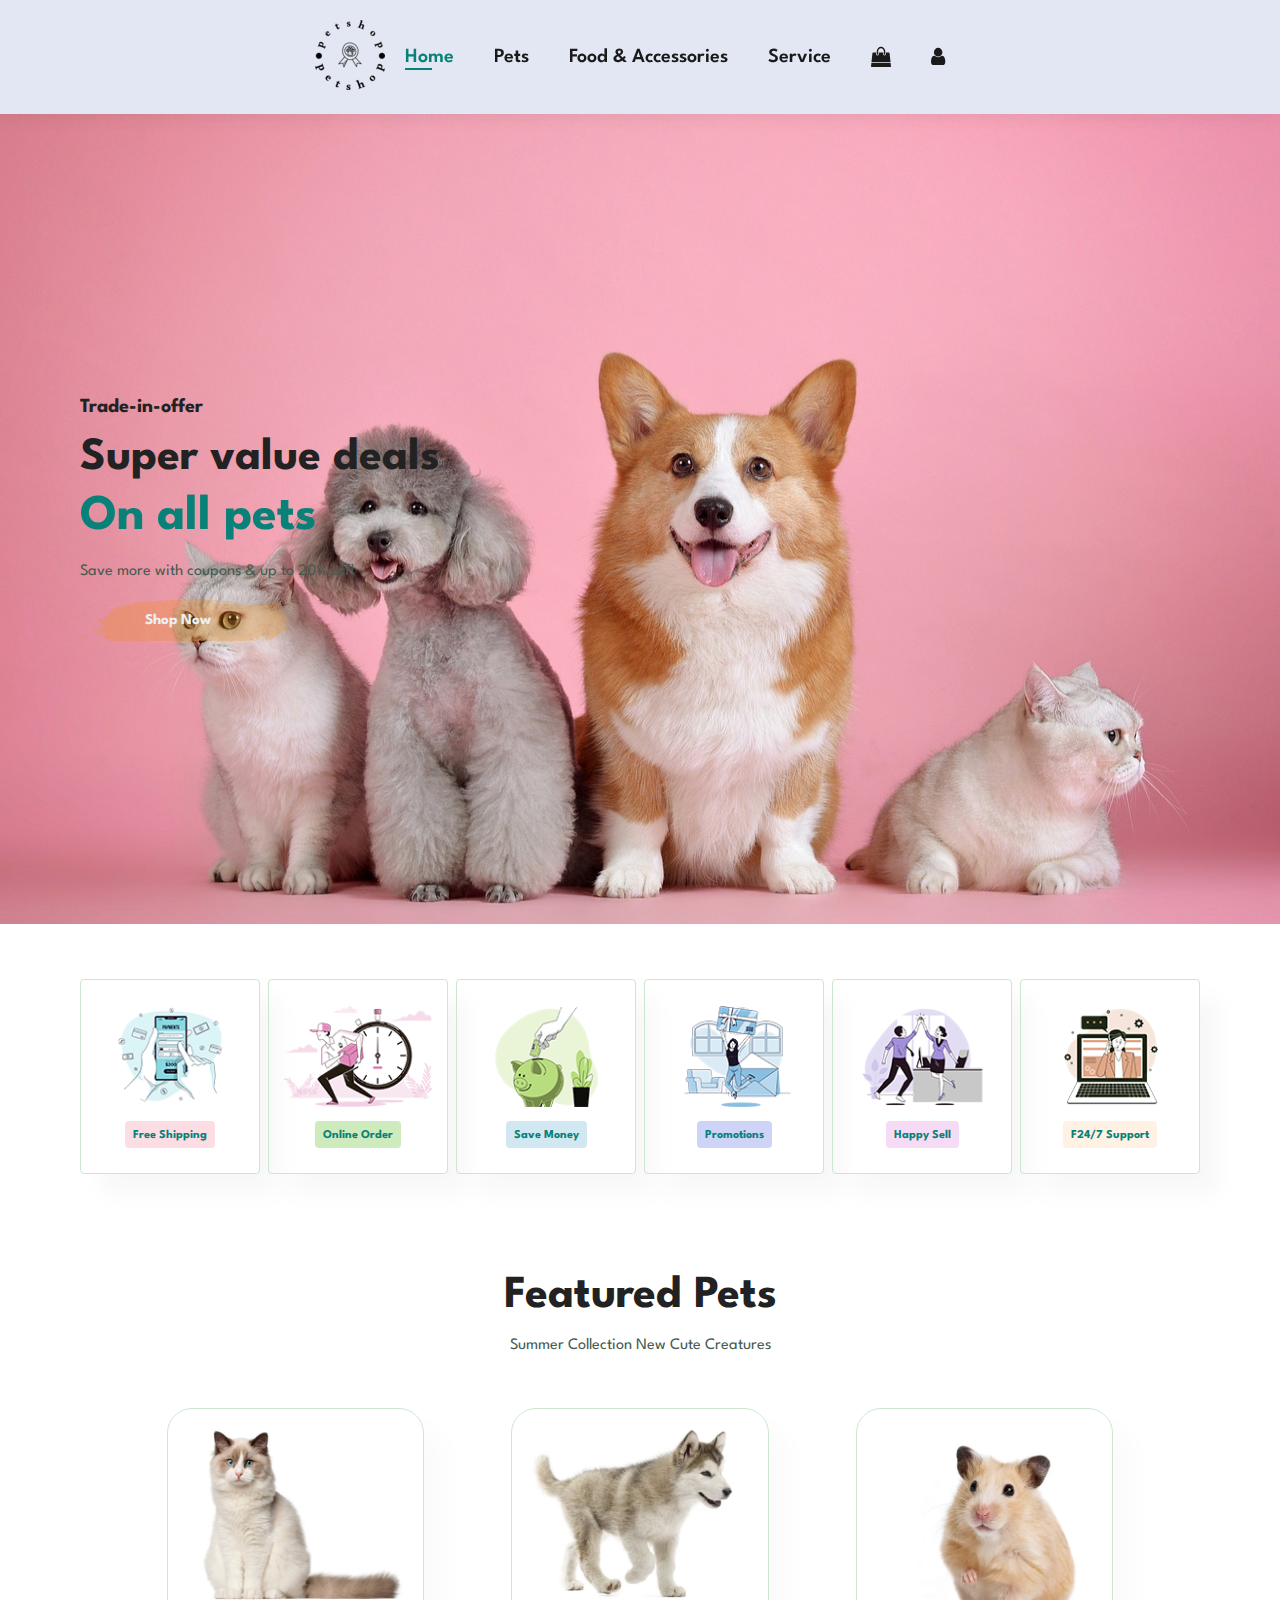
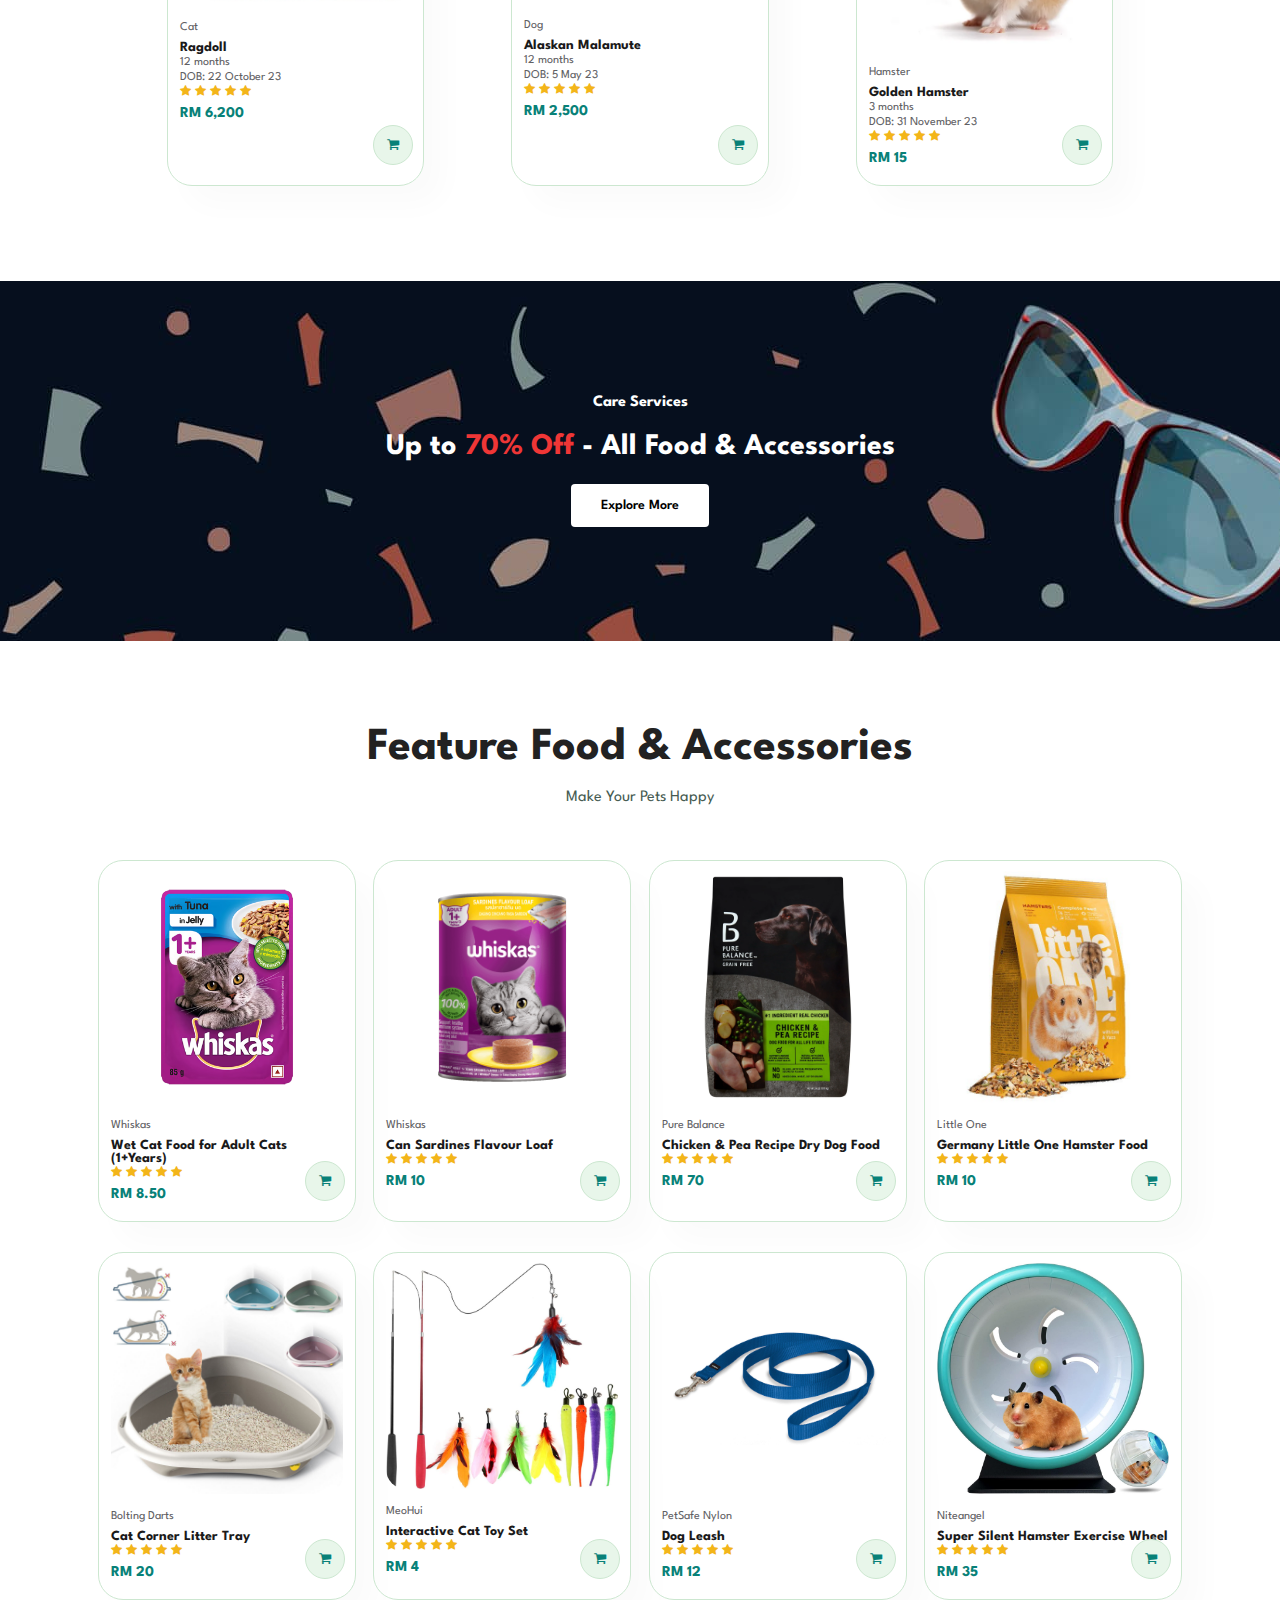
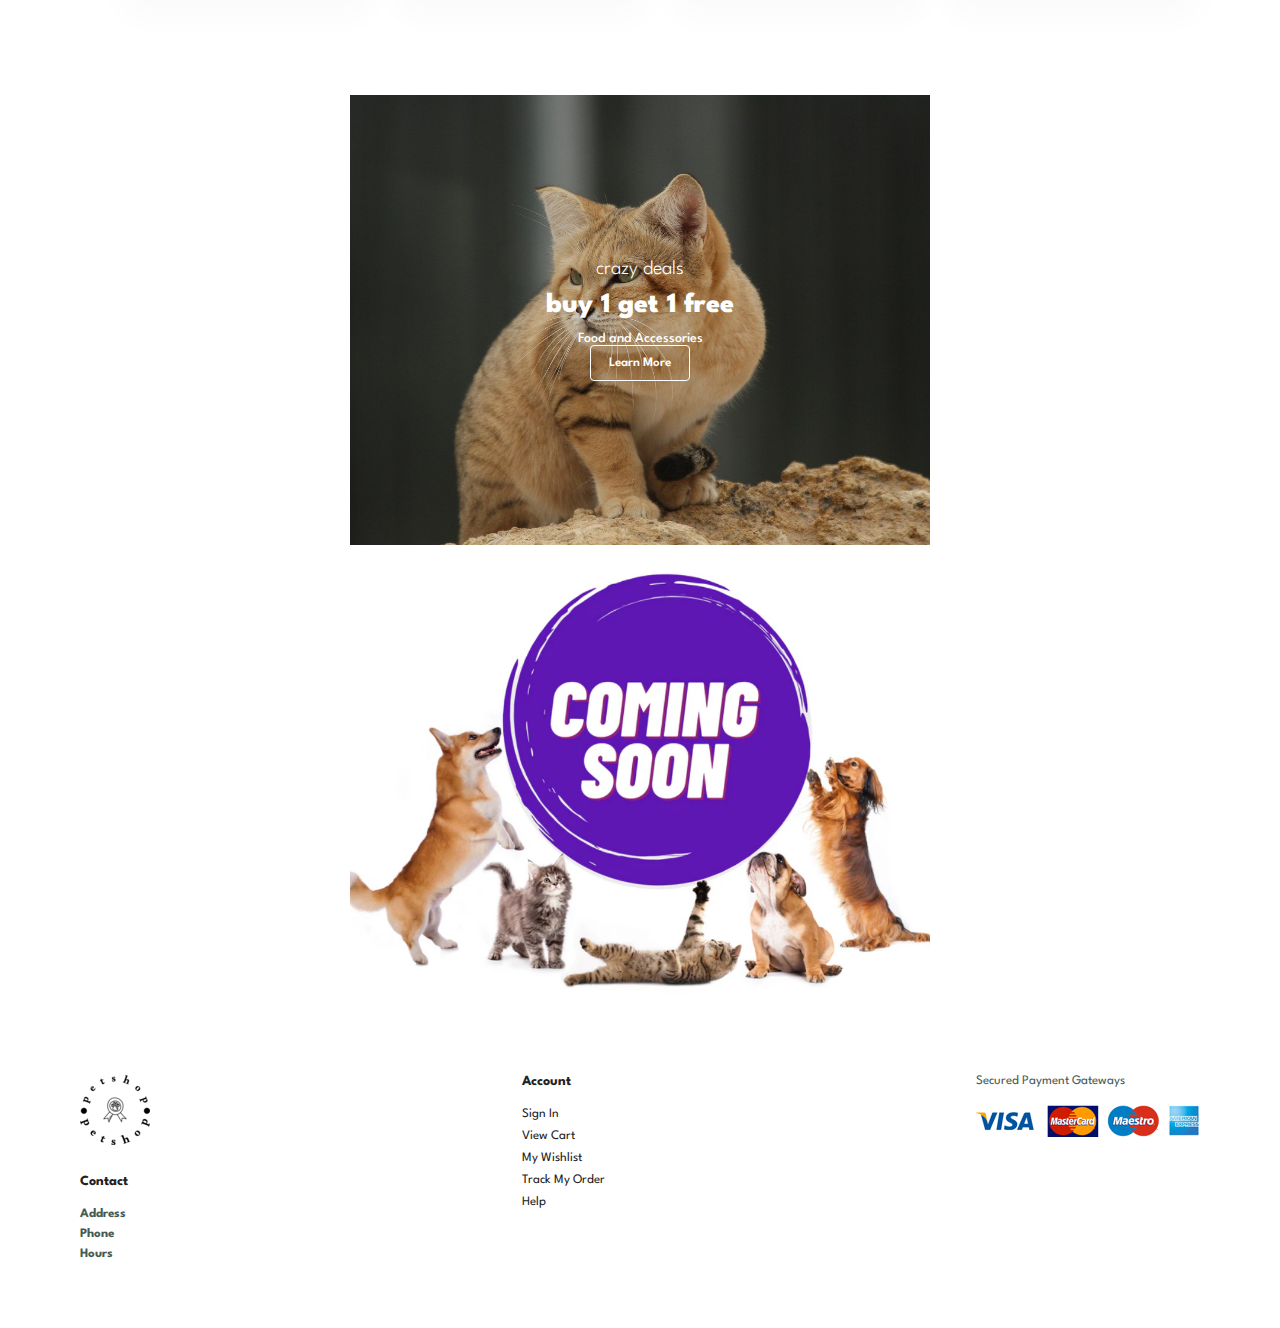
<file: index.html>
<!DOCTYPE html>
<html lang="en">

<head>
    <meta charset="UTF-8">
    <meta http-equiv="X-UA-Compatible" content="IE=edge">
    <meta name="viewport" content="width=device-width, initial-scale=1.0">
    <title>XinHome | Pet Shop</title>
    <link rel="stylesheet" href="//stackpath.bootstrapcdn.com/font-awesome/4.7.0/css/font-awesome.min.css">
    <link rel="stylesheet" href="style.css">
</head>

<body>
    
    <section id="header">
        <a href="#"><img src="img/logo2.png" class="logo" alt=""></a>

        <div>
            <ul id="navbar">  
                <li><a class="active" href="index.html">Home</a></li>
                <li><a href="pets.html">Pets</a></li>
                <li><a href="food&accessories.html">Food & Accessories</a></li>
                <li><a href="service.php">Service</a></li>
                <li id="lg-bag"><a href="cart.html"><i class="fa fa-shopping-bag"></i></a></li>
                <li ><a href="login.html"><i class="fa fa-user"></i></a></li>   
                <a href="#" id="close"><i class="fa fa-times"></i></a>
            </ul>
        </div>
        <div id="mobile">
            <a href="cart.html"><i class="fa fa-shopping-bag"></i></a>
            <i id="bar" class="fa fa-outdent"></i>
        </div>
    </section>

    <section id="hero">
        <h4>Trade-in-offer</h4>
        <h2>Super value deals</h2>
        <h1>On all pets</h1>
        <p>Save more with coupons & up to 20% off!</p>
        <button>Shop Now</button>
    </section>

    <section id="feature" class="section-p1">
        <div class="fe-box">
            <img src="img/features/f1.png" alt="">
            <h6>Free Shipping</h6>
        </div>
        <div class="fe-box">
            <img src="img/features/f2.png" alt="">
            <h6>Online Order</h6>
        </div>
        <div class="fe-box">
            <img src="img/features/f3.png" alt="">
            <h6>Save Money</h6>
        </div>
        <div class="fe-box">
            <img src="img/features/f4.png" alt="">
            <h6>Promotions</h6>
        </div>
        <div class="fe-box">
            <img src="img/features/f5.png" alt="">
            <h6>Happy Sell</h6>
        </div>
        <div class="fe-box">
            <img src="img/features/f6.png" alt="">
            <h6>F24/7 Support</h6>
        </div>
    </section>

    <section id="product1" class="section-p1">
        <h2>Featured Pets</h2>
        <p>Summer Collection New Cute Creatures</p>
        <div class="pro-container">
            <div class="pro" data-name="Ragdoll" data-price="6200">
                <img src="img/animal/buou1.jpg" alt="">
                <div class="des">
                    <span>Cat</span>
                    <h5>Ragdoll</h5>
                    <span>12 months</span>
                    <br><span>DOB: 22 October 23</span>
                    <div class="star">
                        <i class="fa fa-star"></i>
                        <i class="fa fa-star"></i>
                        <i class="fa fa-star"></i>
                        <i class="fa fa-star"></i>
                        <i class="fa fa-star"></i>
                    </div>
                    <h4>RM 6,200</h4>  
                </div>
                <button class="add-to-cart-btn"><i class='fa fa-shopping-cart'></i></button>
            </div>

            <div class="pro" data-name="Alaskan Malamute" data-price="2500">
                <img src="img/animal/alasijia1.png" alt="">
                <div class="des">
                    <span>Dog</span>
                    <h5>Alaskan Malamute</h5>
                    <span>12 months</span>
                    <br><span>DOB: 5 May 23</span>
                    <div class="star">
                        <i class="fa fa-star"></i>
                        <i class="fa fa-star"></i>
                        <i class="fa fa-star"></i>
                        <i class="fa fa-star"></i>
                        <i class="fa fa-star"></i>
                    </div>
                    <h4>RM 2,500</h4>  
                </div>
                <button class="add-to-cart-btn"><i class='fa fa-shopping-cart'></i></button>
            </div>

            <div class="pro" data-name="Golden Hamster" data-price="15">
                <img src="img/animal/hamster1.png" alt="">
                <div class="des">
                    <span>Hamster</span>
                    <h5>Golden Hamster</h5>
                    <span>3 months</span>
                    <br><span>DOB: 31 November 23</span>
                    <div class="star">
                        <i class="fa fa-star"></i>
                        <i class="fa fa-star"></i>
                        <i class="fa fa-star"></i>
                        <i class="fa fa-star"></i>
                        <i class="fa fa-star"></i>
                    </div>
                    <h4>RM 15</h4>  
                </div>
                <button class="add-to-cart-btn"><i class='fa fa-shopping-cart'></i></button>
            </div>
            
        </div>
    </section>

    <section id="banner" class="section-m1">
        <h4>Care Services</h4>
        <h2>Up to <span>70% Off</span> - All Food & Accessories</h2>
        <button class="normal">Explore More</button>
    </section>

    <section id="product1" class="section-p1">
        <h2>Feature Food & Accessories</h2>
        <p>Make Your Pets Happy</p>
        <div class="pro-container">
            <div class="pro" data-name="Wet Cat Food for Adult Cats (1+Years)" data-price="8.50">
                <img src="img/food & accessories/cat food1.png" alt="">
                <div class="des">
                    <span>Whiskas</span>
                    <h5>Wet Cat Food for Adult Cats (1+Years)</h5>
                    <div class="star">
                        <i class="fa fa-star"></i>
                        <i class="fa fa-star"></i>
                        <i class="fa fa-star"></i>
                        <i class="fa fa-star"></i>
                        <i class="fa fa-star"></i>
                    </div>
                    <h4>RM 8.50</h4>  
                </div>
                <button class="add-to-cart-btn"><i class='fa fa-shopping-cart'></i></button>
            </div>

            <div class="pro" data-name="Can Sardines Flavour Loaf" data-price="10">
                <img src="img/food & accessories/cat food2.png" alt="">
                <div class="des">
                    <span>Whiskas</span>
                    <h5>Can Sardines Flavour Loaf</h5>
                    <div class="star">
                        <i class="fa fa-star"></i>
                        <i class="fa fa-star"></i>
                        <i class="fa fa-star"></i>
                        <i class="fa fa-star"></i>
                        <i class="fa fa-star"></i>
                    </div>
                    <h4>RM 10</h4>  
                </div>
                <button class="add-to-cart-btn"><i class='fa fa-shopping-cart'></i></button>
            </div>

            <div class="pro" data-name="Chicken & Pea Recipe Dry Dog Food" data-price="70">
                <img src="img/food & accessories/dog food.png" alt="">
                <div class="des">
                    <span>Pure Balance</span>
                    <h5>Chicken & Pea Recipe Dry Dog Food</h5>
                    <div class="star">
                        <i class="fa fa-star"></i>
                        <i class="fa fa-star"></i>
                        <i class="fa fa-star"></i>
                        <i class="fa fa-star"></i>
                        <i class="fa fa-star"></i>
                    </div>
                    <h4>RM 70</h4>  
                </div>
                <button class="add-to-cart-btn"><i class='fa fa-shopping-cart'></i></button>
            </div>

            <div class="pro" data-name="Germany Little One Hamster Food" data-price="10">
                <img src="img/food & accessories/hamster food.png" alt="">
                <div class="des">
                    <span>Little One</span>
                    <h5>Germany Little One Hamster Food</h5>
                    <div class="star">
                        <i class="fa fa-star"></i>
                        <i class="fa fa-star"></i>
                        <i class="fa fa-star"></i>
                        <i class="fa fa-star"></i>
                        <i class="fa fa-star"></i>
                    </div>
                    <h4>RM 10</h4>  
                </div>
                <button class="add-to-cart-btn"><i class='fa fa-shopping-cart'></i></button>
            </div>

            <div class="pro" data-name="Cat Corner Litter Tray" data-price="20">
                <img src="img/food & accessories/cat litter.png" alt="">
                <div class="des">
                    <span>Bolting Darts</span>
                    <h5>Cat Corner Litter Tray</h5>
                    <div class="star">
                        <i class="fa fa-star"></i>
                        <i class="fa fa-star"></i>
                        <i class="fa fa-star"></i>
                        <i class="fa fa-star"></i>
                        <i class="fa fa-star"></i>
                    </div>
                    <h4>RM 20</h4>  
                </div>
                <button class="add-to-cart-btn"><i class='fa fa-shopping-cart'></i></button>
            </div>
            
            <div class="pro" data-name="Interactive Cat Toy Set" data-price="4">
                <img src="img/food & accessories/cat toy.png" alt="">
                <div class="des">
                    <span>MeoHui</span>
                    <h5>Interactive Cat Toy Set</h5>
                    <div class="star">
                        <i class="fa fa-star"></i>
                        <i class="fa fa-star"></i>
                        <i class="fa fa-star"></i>
                        <i class="fa fa-star"></i>
                        <i class="fa fa-star"></i>
                    </div>
                    <h4>RM 4</h4>  
                </div>
                <button class="add-to-cart-btn"><i class='fa fa-shopping-cart'></i></button>
            </div>

            <div class="pro" data-name="Dog Leash" data-price="12">
                <img src="img/food & accessories/Dog Leash.png" alt="">
                <div class="des">
                    <span>PetSafe Nylon</span>
                    <h5>Dog Leash</h5>
                    <div class="star">
                        <i class="fa fa-star"></i>
                        <i class="fa fa-star"></i>
                        <i class="fa fa-star"></i>
                        <i class="fa fa-star"></i>
                        <i class="fa fa-star"></i>
                    </div>
                    <h4>RM 12</h4>  
                </div>
                <button class="add-to-cart-btn"><i class='fa fa-shopping-cart'></i></button>
            </div>

            <div class="pro" data-name="Super Silent Hamster Exercise Wheel" data-price="35">
                <img src="img/food & accessories/hamster wheel.png" alt="">
                <div class="des">
                    <span>Niteangel</span>
                    <h5>Super Silent Hamster Exercise Wheel</h5>
                    <div class="star">
                        <i class="fa fa-star"></i>
                        <i class="fa fa-star"></i>
                        <i class="fa fa-star"></i>
                        <i class="fa fa-star"></i>
                        <i class="fa fa-star"></i>
                    </div>
                    <h4>RM 35</h4>  
                </div>
                <button class="add-to-cart-btn"><i class='fa fa-shopping-cart'></i></button>
            </div>
        </div>
    </section>

    <section id="sm-banner" class="section-p1">
        <div class="banner-box">
            <h4>crazy deals</h4>
            <h2>buy 1 get 1 free</h2>
            <span>Food and Accessories</span>
            <button class="white">Learn More</button>
        </div>
        <div class="banner-box banner-box2">
        </div>
    </section>

    <footer class="section-p1">
        <div class="col">
            <img src="img/logo2.png" class="logo" alt="">
            <h4>Contact</h4>
            <p><strong>Address</strong></p>
            <p><strong>Phone</strong></p>
            <p><strong>Hours</strong></p>
        </div>

        <div class="col">
            <h4>Account</h4>
            <a href="#">Sign In</a>
            <a href="#">View Cart</a>
            <a href="#">My Wishlist</a>
            <a href="#">Track My Order</a>
            <a href="#">Help</a>
        </div>

        <div class="col install">
            <p>Secured Payment Gateways</p>
            <img src="img/pay/pay.png" alt="">
        </div>
    </footer>

    <script src="script.js"></script>
</body>

</html>
</file>
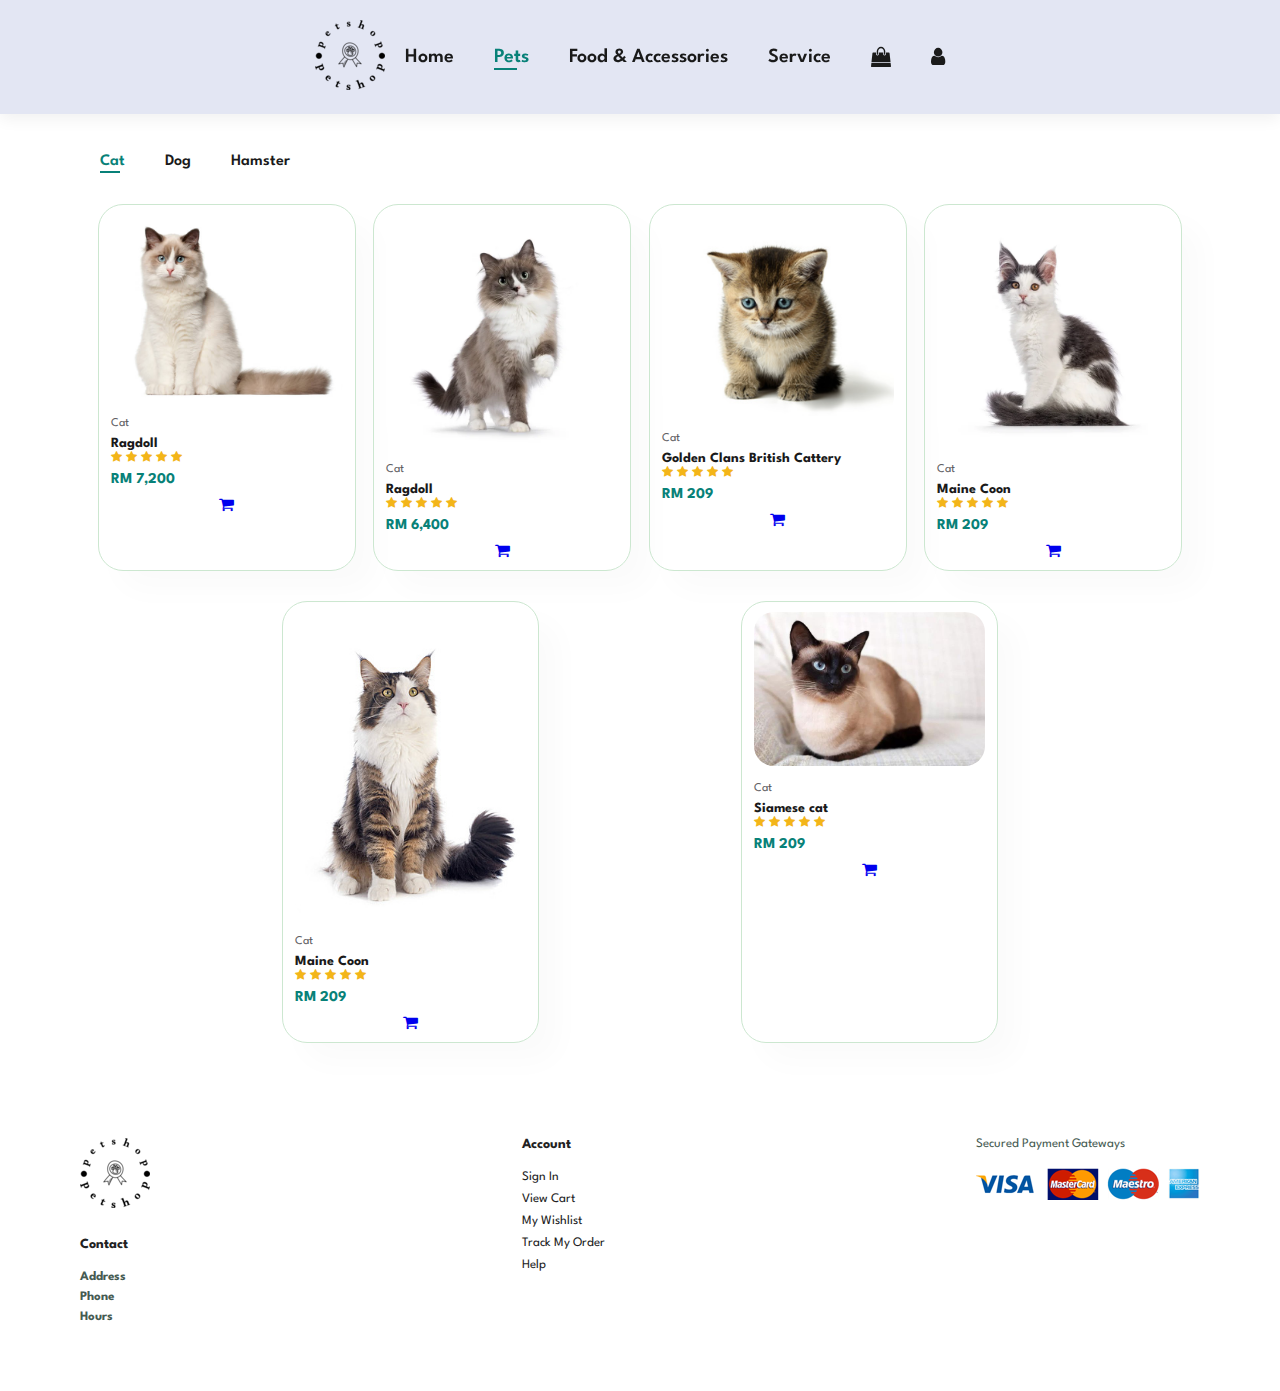
<file: cat.html>
<!DOCTYPE html>
<html lang="en">

<head>
    <meta charset="UTF-8">
    <meta http-equiv="X-UA-Compatible" content="IE=edge">
    <meta name="viewport" content="width=device-width, initial-scale=1.0">
    <title>XinHome | Pet Shop</title>
    <link rel="stylesheet" href="//stackpath.bootstrapcdn.com/font-awesome/4.7.0/css/font-awesome.min.css">
    <link rel="stylesheet" href="style.css">
</head>

<body>
    
    <section id="header">
        <a href="#"><img src="img/logo2.png" class="logo" alt=""></a>

        <div>
            <ul id="navbar">  
                <li><a href="index.html">Home</a></li>
                <li><a class="active"href ="pets.html">Pets</a></li>
                <li><a href="food&accessories.html">Food & Accessories</a></li>
                <li><a href="service.php">Service</a></li>
                <li id="lg-bag"><a href="cart.html"><i class="fa fa-shopping-bag"></i></a></li>
                <li ><a  href="login.html"><i class="fa fa-user"></i></a></li>
                <a href="#" id="close"><i class="fa fa-times"></i></a>
            </ul>
        </div>

        <div id="mobile">
            <a href="cart.html"><i class="fa fa-shopping-bag"></i></a>
            <i id="bar" class="fa fa-outdent"></i>
        </div>
    </section>

    <section id="product1" class="section-p1">
        <div>
            <ul id="sidebar">  
                <li><a class="active" href="cat.html">Cat</a></li>
                <li><a href="dog.html">Dog</a></li>
                <li><a href="hamster.html">Hamster</a></li>
            </ul>
        </div>

        <div class="pro-container">
            <div class="pro">
                <img src="img/animal/buou1.jpg" alt="">
                <div class="des">
                    <span>Cat</span>
                    <h5>Ragdoll</h5>
                    <div class="star">
                        <i class="fa fa-star"></i>
                        <i class="fa fa-star"></i>
                        <i class="fa fa-star"></i>
                        <i class="fa fa-star"></i>
                        <i class="fa fa-star"></i>
                    </div>
                    <h4>RM 7,200</h4>  
                </div>
                <a href="#"><i class="fa fa-shopping-cart cart"></i></a>
            </div>
            <div class="pro">
                <img src="img/animal/buou2.jpg" alt="">
                <div class="des">
                    <span>Cat</span>
                    <h5>Ragdoll</h5>
                    <div class="star">
                        <i class="fa fa-star"></i>
                        <i class="fa fa-star"></i>
                        <i class="fa fa-star"></i>
                        <i class="fa fa-star"></i>
                        <i class="fa fa-star"></i>
                    </div>
                    <h4>RM 6,400</h4>  
                </div>
                <a href="#"><i class="fa fa-shopping-cart cart"></i></a>
            </div>
            <div class="pro">
                <img src="img/animal/jinjianceng1.png" alt="">
                <div class="des">
                    <span>Cat</span>
                    <h5>Golden Clans British Cattery</h5>
                    <div class="star">
                        <i class="fa fa-star"></i>
                        <i class="fa fa-star"></i>
                        <i class="fa fa-star"></i>
                        <i class="fa fa-star"></i>
                        <i class="fa fa-star"></i>
                    </div>
                    <h4>RM 209</h4>  
                </div>
                <a href="#"><i class="fa fa-shopping-cart cart"></i></a>
            </div>
            <div class="pro">
                <img src="img/animal/mianyin1.jpg" alt="">
                <div class="des">
                    <span>Cat</span>
                    <h5>Maine Coon</h5>
                    <div class="star">
                        <i class="fa fa-star"></i>
                        <i class="fa fa-star"></i>
                        <i class="fa fa-star"></i>
                        <i class="fa fa-star"></i>
                        <i class="fa fa-star"></i>
                    </div>
                    <h4>RM 209</h4>  
                </div>
                <a href="#"><i class="fa fa-shopping-cart cart"></i></a>
            </div>
            <div class="pro">
                <img src="img/animal/mianyin2.jpg" alt="">
                <div class="des">
                    <span>Cat</span>
                    <h5>Maine Coon</h5>
                    <div class="star">
                        <i class="fa fa-star"></i>
                        <i class="fa fa-star"></i>
                        <i class="fa fa-star"></i>
                        <i class="fa fa-star"></i>
                        <i class="fa fa-star"></i>
                    </div>
                    <h4>RM 209</h4>  
                </div>
                <a href="#"><i class="fa fa-shopping-cart cart"></i></a>
            </div>
            <div class="pro">
                <img src="img/animal/xianluo1.jpg" alt="">
                <div class="des">
                    <span>Cat</span>
                    <h5>Siamese cat</h5>
                    <div class="star">
                        <i class="fa fa-star"></i>
                        <i class="fa fa-star"></i>
                        <i class="fa fa-star"></i>
                        <i class="fa fa-star"></i>
                        <i class="fa fa-star"></i>
                    </div>
                    <h4>RM 209</h4>  
                </div>
                <a href="#"><i class="fa fa-shopping-cart cart"></i></a>
            </div>
            
        </div>
    </section>

    <footer class="section-p1">
        <div class="col">
            <img src="img/logo2.png" class="logo" alt="">
            <h4>Contact</h4>
            <p><strong>Address</strong></p>
            <p><strong>Phone</strong></p>
            <p><strong>Hours</strong></p>
        </div>

        <div class="col">
            <h4>Account</h4>
            <a href="#">Sign In</a>
            <a href="#">View Cart</a>
            <a href="#">My Wishlist</a>
            <a href="#">Track My Order</a>
            <a href="#">Help</a>
        </div>

        <div class="col install">
            <p>Secured Payment Gateways</p>
            <img src="img/pay/pay.png" alt="">
        </div>
    </footer>

    <script src="script.js"></script>
</body>

</html>
</file>
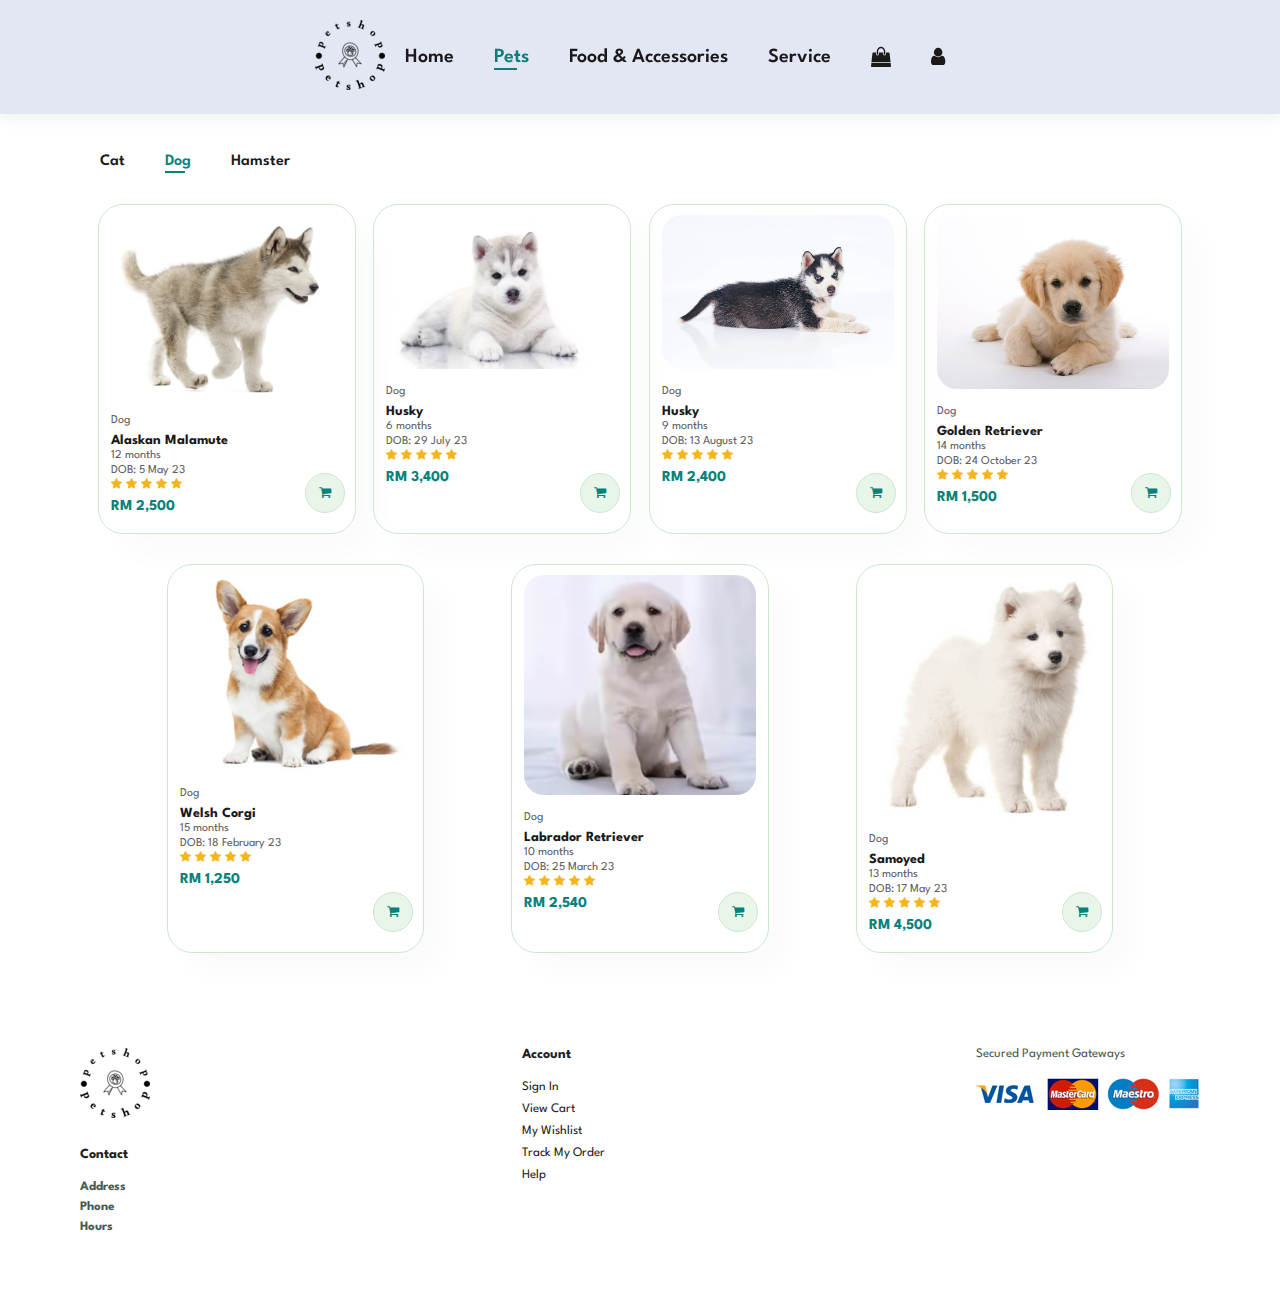
<file: dog.html>
<!DOCTYPE html>
<html lang="en">

<head>
    <meta charset="UTF-8">
    <meta http-equiv="X-UA-Compatible" content="IE=edge">
    <meta name="viewport" content="width=device-width, initial-scale=1.0">
    <title>XinHome | Pet Shop</title>
    <link rel="stylesheet" href="//stackpath.bootstrapcdn.com/font-awesome/4.7.0/css/font-awesome.min.css">
    <link rel="stylesheet" href="style.css">
</head>

<body>
    
    <section id="header">
        <a href="#"><img src="img/logo2.png" class="logo" alt=""></a>

        <div>
            <ul id="navbar">  
                <li><a href="index.html">Home</a></li>
                <li><a class="active"href ="pets.html">Pets</a></li>
                <li><a href="food&accessories.html">Food & Accessories</a></li>
                <li><a href="service.php">Service</a></li>
                <li id="lg-bag"><a href="cart.html"><i class="fa fa-shopping-bag"></i></a></li>
                <li ><a  href="login.html"><i class="fa fa-user"></i></a></li>
                <a href="#" id="close"><i class="fa fa-times"></i></a>
            </ul>
        </div>

        <div id="mobile">
            <a href="cart.html"><i class="fa fa-shopping-bag"></i></a>
            <i id="bar" class="fa fa-outdent"></i>
        </div>
    </section>

    <section id="product1" class="section-p1">
        <div>
            <ul id="sidebar">  
                <li><a href="pets.html">Cat</a></li>
                <li><a class="active" href="dog.html">Dog</a></li>
                <li><a href="hamster.html">Hamster</a></li>
            </ul>
        </div>

        <div class="pro-container">
            <div class="pro" data-name="Alaskan Malamute" data-price="2500">
                <img src="img/animal/alasijia1.png" alt="">
                <div class="des">
                    <span>Dog</span>
                    <h5>Alaskan Malamute</h5>
                    <span>12 months</span>
                    <br><span>DOB: 5 May 23</span>
                    <div class="star">
                        <i class="fa fa-star"></i>
                        <i class="fa fa-star"></i>
                        <i class="fa fa-star"></i>
                        <i class="fa fa-star"></i>
                        <i class="fa fa-star"></i>
                    </div>
                    <h4>RM 2,500</h4>  
                </div>
                <button class="add-to-cart-btn"><i class='fa fa-shopping-cart'></i></button>
            </div>

            <div class="pro" data-name="Husky" data-price="3400">
                <img src="img/animal/hashiqi1.jpg" alt="">
                <div class="des">
                    <span>Dog</span>
                    <h5>Husky</h5>
                    <span>6 months</span>
                    <br><span>DOB: 29 July 23</span>
                    <div class="star">
                        <i class="fa fa-star"></i>
                        <i class="fa fa-star"></i>
                        <i class="fa fa-star"></i>
                        <i class="fa fa-star"></i>
                        <i class="fa fa-star"></i>
                    </div>
                    <h4>RM 3,400</h4>  
                </div>
                <button class="add-to-cart-btn"><i class='fa fa-shopping-cart'></i></button>
            </div>

            <div class="pro" data-name="Husky 1" data-price="2400">
                <img src="img/animal/hashiqi2.jpg" alt="">
                <div class="des">
                    <span>Dog</span>
                    <h5>Husky</h5>
                    <span>9 months</span>
                    <br><span>DOB: 13 August 23</span>
                    <div class="star">
                        <i class="fa fa-star"></i>
                        <i class="fa fa-star"></i>
                        <i class="fa fa-star"></i>
                        <i class="fa fa-star"></i>
                        <i class="fa fa-star"></i>
                    </div>
                    <h4>RM 2,400</h4>  
                </div>
                <button class="add-to-cart-btn"><i class='fa fa-shopping-cart'></i></button>
            </div>

            <div class="pro" data-name="Golden Retriever" data-price="1500">
                <img src="img/animal/jinmao1.jpg" alt="">
                <div class="des">
                    <span>Dog</span>
                    <h5>Golden Retriever</h5>
                    <span>14 months</span>
                    <br><span>DOB: 24 October 23</span>
                    <div class="star">
                        <i class="fa fa-star"></i>
                        <i class="fa fa-star"></i>
                        <i class="fa fa-star"></i>
                        <i class="fa fa-star"></i>
                        <i class="fa fa-star"></i>
                    </div>
                    <h4>RM 1,500</h4>  
                </div>
                <button class="add-to-cart-btn"><i class='fa fa-shopping-cart'></i></button>
            </div>

            <div class="pro" data-name="Welsh Corgi" data-price="1250">
                <img src="img/animal/keji1.png" alt="">
                <div class="des">
                    <span>Dog</span>
                    <h5>Welsh Corgi</h5>
                    <span>15 months</span>
                    <br><span>DOB: 18 February 23</span>
                    <div class="star">
                        <i class="fa fa-star"></i>
                        <i class="fa fa-star"></i>
                        <i class="fa fa-star"></i>
                        <i class="fa fa-star"></i>
                        <i class="fa fa-star"></i>
                    </div>
                    <h4>RM 1,250</h4>  
                </div>
                <button class="add-to-cart-btn"><i class='fa fa-shopping-cart'></i></button>
            </div>

            <div class="pro" data-name="Labrador Retriever" data-price="2540">
                <img src="img/animal/labuladuo1.png" alt="">
                <div class="des">
                    <span>Dog</span>
                    <h5>Labrador Retriever</h5>
                    <span>10 months</span>
                    <br><span>DOB: 25 March 23</span>
                    <div class="star">
                        <i class="fa fa-star"></i>
                        <i class="fa fa-star"></i>
                        <i class="fa fa-star"></i>
                        <i class="fa fa-star"></i>
                        <i class="fa fa-star"></i>
                    </div>
                    <h4>RM 2,540</h4>  
                </div>
                <button class="add-to-cart-btn"><i class='fa fa-shopping-cart'></i></button>
            </div>

            <div class="pro" data-name="Samoyed" data-price="4500">
                <img src="img/animal/samoye1.png" alt="">
                <div class="des">
                    <span>Dog</span>
                    <h5>Samoyed</h5>
                    <span>13 months</span>
                    <br><span>DOB: 17 May 23</span>
                    <div class="star">
                        <i class="fa fa-star"></i>
                        <i class="fa fa-star"></i>
                        <i class="fa fa-star"></i>
                        <i class="fa fa-star"></i>
                        <i class="fa fa-star"></i>
                    </div>
                    <h4>RM 4,500</h4>  
                </div>
                <button class="add-to-cart-btn"><i class='fa fa-shopping-cart'></i></button>
            </div>
        </div>
    </section>

    <footer class="section-p1">
        <div class="col">
            <img src="img/logo2.png" class="logo" alt="">
            <h4>Contact</h4>
            <p><strong>Address</strong></p>
            <p><strong>Phone</strong></p>
            <p><strong>Hours</strong></p>
        </div>

        <div class="col">
            <h4>Account</h4>
            <a href="#">Sign In</a>
            <a href="#">View Cart</a>
            <a href="#">My Wishlist</a>
            <a href="#">Track My Order</a>
            <a href="#">Help</a>
        </div>

        <div class="col install">
            <p>Secured Payment Gateways</p>
            <img src="img/pay/pay.png" alt="">
        </div>
    </footer>

    <script src="script.js"></script>
</body>

</html>
</file>
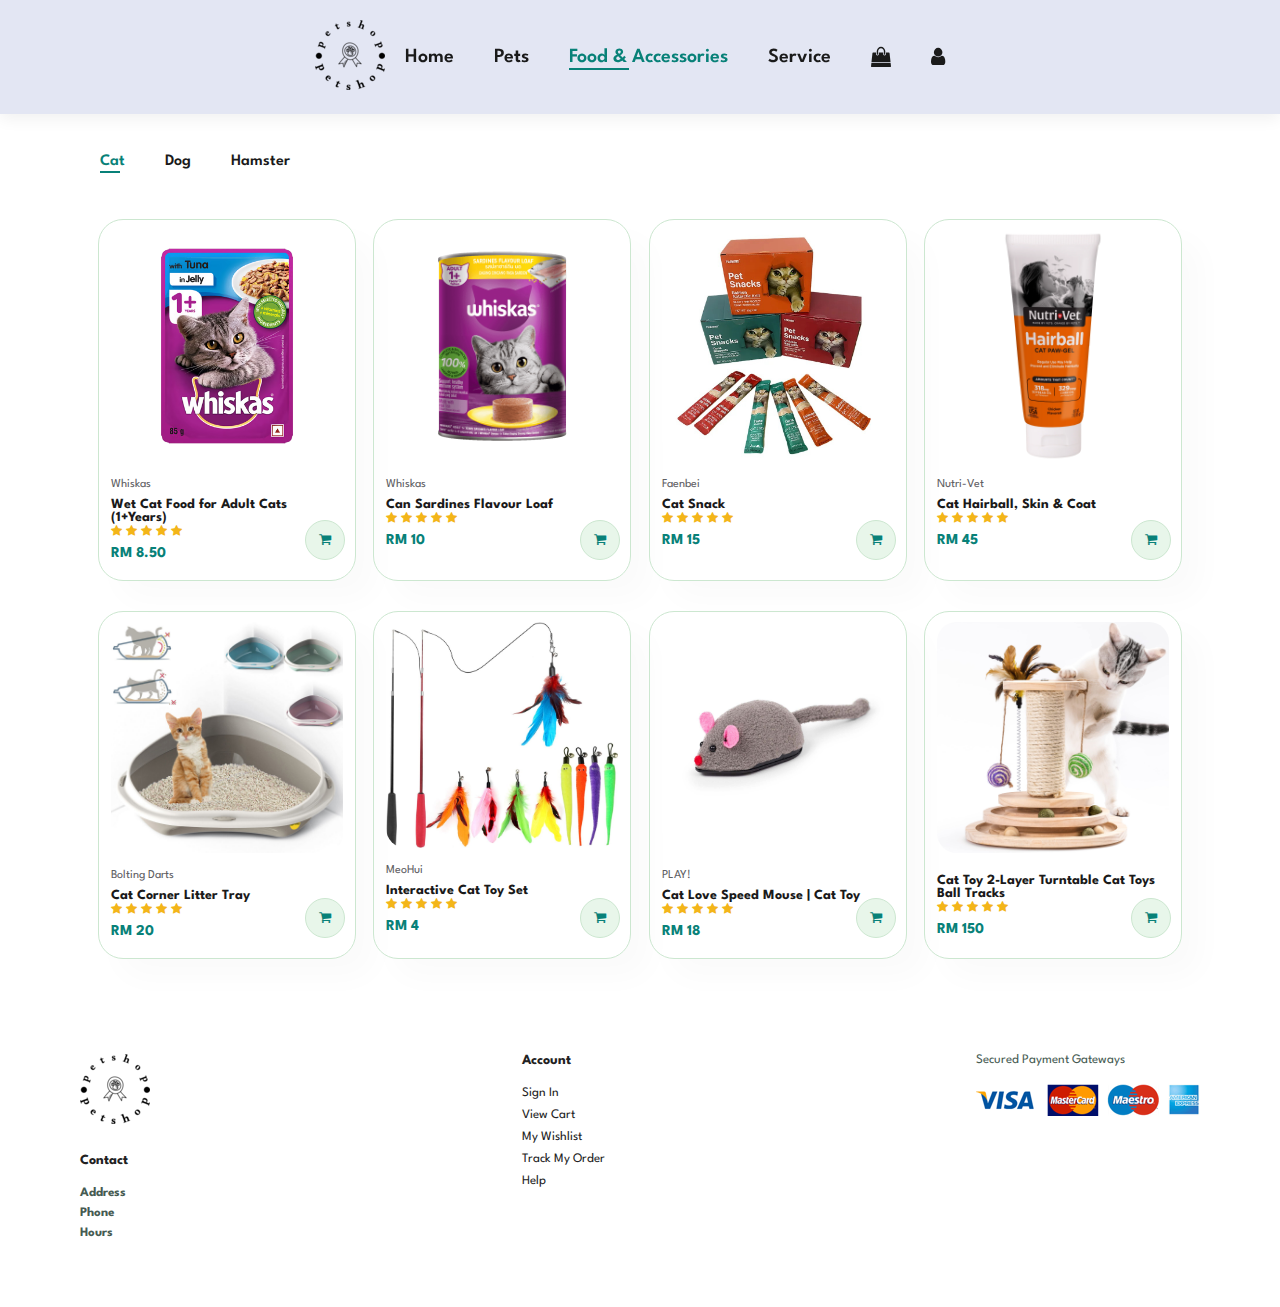
<file: food&accessories.html>
<!DOCTYPE html>
<html lang="en">

<head>
    <meta charset="UTF-8">
    <meta http-equiv="X-UA-Compatible" content="IE=edge">
    <meta name="viewport" content="width=device-width, initial-scale=1.0">
    <title>XinHome | Pet Shop</title>
    <link rel="stylesheet" href="//stackpath.bootstrapcdn.com/font-awesome/4.7.0/css/font-awesome.min.css">
    <link rel="stylesheet" href="style.css">
</head>

<body>
    
    <section id="header">
        <a href="#"><img src="img/logo2.png" class="logo" alt=""></a>

        <div>
            <ul id="navbar">  
                <li><a href="index.html">Home</a></li>
                <li><a href="pets.html">Pets</a></li>
                <li><a class="active" href="food&accessories.html">Food & Accessories</a></li>
                <li><a href="service.php">Service</a></li>
                <li id="lg-bag"><a href="cart.html"><i class="fa fa-shopping-bag"></i></a></li>
                <li ><a href="login.html"><i class="fa fa-user"></i></a></li>
                <a href="#" id="close"><i class="fa fa-times"></i></a>
            </ul>
        </div>

        <div id="mobile">
            <a href="cart.html"><i class="fa fa-shopping-bag"></i></a>
            <i id="bar" class="fa fa-outdent"></i>
        </div>
    </section>

    <section id="product1" class="section-p1">
        <div>
            <ul id="sidebar">  
                <li><a class="active" href="food&accessories.html">Cat</a></li>
                <li><a href="dogF&A.html">Dog</a></li>
                <li><a href="hamsterF&A.html">Hamster</a></li>
            </ul>
        </div>
        <br>
        <div class="pro-container">
            <div class="pro" data-name="Wet Cat Food for Adult Cats (1+Years)" data-price="8.50">
                <img src="img/food & accessories/cat food1.png" alt="">
                <div class="des">
                    <span>Whiskas</span>
                    <h5>Wet Cat Food for Adult Cats (1+Years)</h5>
                    <div class="star">
                        <i class="fa fa-star"></i>
                        <i class="fa fa-star"></i>
                        <i class="fa fa-star"></i>
                        <i class="fa fa-star"></i>
                        <i class="fa fa-star"></i>
                    </div>
                    <h4>RM 8.50</h4>  
                </div>
                <button class="add-to-cart-btn"><i class='fa fa-shopping-cart'></i></button>
            </div>

            <div class="pro" data-name="Can Sardines Flavour Loaf" data-price="10">
                <img src="img/food & accessories/cat food2.png" alt="">
                <div class="des">
                    <span>Whiskas</span>
                    <h5>Can Sardines Flavour Loaf</h5>
                    <div class="star">
                        <i class="fa fa-star"></i>
                        <i class="fa fa-star"></i>
                        <i class="fa fa-star"></i>
                        <i class="fa fa-star"></i>
                        <i class="fa fa-star"></i>
                    </div>
                    <h4>RM 10</h4>  
                </div>
                <button class="add-to-cart-btn"><i class='fa fa-shopping-cart'></i></button>
            </div>

            <div class="pro" data-name="Cat Snack" data-price="15">
                <img src="img/food & accessories/cat food3.jpg" alt="">
                <div class="des">
                    <span>Faenbei</span>
                    <h5>Cat Snack</h5>
                    <div class="star">
                        <i class="fa fa-star"></i>
                        <i class="fa fa-star"></i>
                        <i class="fa fa-star"></i>
                        <i class="fa fa-star"></i>
                        <i class="fa fa-star"></i>
                    </div>
                    <h4>RM 15</h4>  
                </div>
                <button class="add-to-cart-btn"><i class='fa fa-shopping-cart'></i></button>
            </div>

            <div class="pro" data-name="Cat Hairball, Skin & Coat" data-price="45">
                <img src="img/food & accessories/catFA1.png" alt="">
                <div class="des">
                    <span>Nutri-Vet</span>
                    <h5>Cat Hairball, Skin & Coat</h5>
                    <div class="star">
                        <i class="fa fa-star"></i>
                        <i class="fa fa-star"></i>
                        <i class="fa fa-star"></i>
                        <i class="fa fa-star"></i>
                        <i class="fa fa-star"></i>
                    </div>
                    <h4>RM 45</h4>  
                </div>
                <button class="add-to-cart-btn"><i class='fa fa-shopping-cart'></i></button>
            </div>

            <div class="pro" data-name="Cat Corner Litter Tray" data-price="20">
                <img src="img/food & accessories/cat litter.png" alt="">
                <div class="des">
                    <span>Bolting Darts</span>
                    <h5>Cat Corner Litter Tray</h5>
                    <div class="star">
                        <i class="fa fa-star"></i>
                        <i class="fa fa-star"></i>
                        <i class="fa fa-star"></i>
                        <i class="fa fa-star"></i>
                        <i class="fa fa-star"></i>
                    </div>
                    <h4>RM 20</h4>  
                </div>
                <button class="add-to-cart-btn"><i class='fa fa-shopping-cart'></i></button>
            </div>
            
            <div class="pro" data-name="Interactive Cat Toy Set" data-price="4">
                <img src="img/food & accessories/cat toy.png" alt="">
                <div class="des">
                    <span>MeoHui</span>
                    <h5>Interactive Cat Toy Set</h5>
                    <div class="star">
                        <i class="fa fa-star"></i>
                        <i class="fa fa-star"></i>
                        <i class="fa fa-star"></i>
                        <i class="fa fa-star"></i>
                        <i class="fa fa-star"></i>
                    </div>
                    <h4>RM 4</h4>  
                </div>
                <button class="add-to-cart-btn"><i class='fa fa-shopping-cart'></i></button>
            </div>

            <div class="pro" data-name="Cat Love Speed Mouse | Cat Toy" data-price="18">
                <img src="img/food & accessories/cat toy1.jpg" alt="">
                <div class="des">
                    <span>PLAY!</span>
                    <h5>Cat Love Speed Mouse | Cat Toy</h5>
                    <div class="star">
                        <i class="fa fa-star"></i>
                        <i class="fa fa-star"></i>
                        <i class="fa fa-star"></i>
                        <i class="fa fa-star"></i>
                        <i class="fa fa-star"></i>
                    </div>
                    <h4>RM 18</h4>  
                </div>
                <button class="add-to-cart-btn"><i class='fa fa-shopping-cart'></i></button>
            </div>

            <div class="pro" data-name="Cat Toy 2-Layer Turntable Cat Toys Ball Tracks" data-price="150">
                <img src="img/food & accessories/cat toys2.jpg" alt="">
                <div class="des">
                    <span></span>
                    <h5>Cat Toy 2-Layer Turntable Cat Toys Ball Tracks</h5>
                    <div class="star">
                        <i class="fa fa-star"></i>
                        <i class="fa fa-star"></i>
                        <i class="fa fa-star"></i>
                        <i class="fa fa-star"></i>
                        <i class="fa fa-star"></i>
                    </div>
                    <h4>RM 150</h4>  
                </div>
                <button class="add-to-cart-btn"><i class='fa fa-shopping-cart'></i></button>
            </div>
        </div>
    </section>

    <footer class="section-p1">
        <div class="col">
            <img src="img/logo2.png" class="logo" alt="">
            <h4>Contact</h4>
            <p><strong>Address</strong></p>
            <p><strong>Phone</strong></p>
            <p><strong>Hours</strong></p>
        </div>

        <div class="col">
            <h4>Account</h4>
            <a href="#">Sign In</a>
            <a href="#">View Cart</a>
            <a href="#">My Wishlist</a>
            <a href="#">Track My Order</a>
            <a href="#">Help</a>
        </div>

        <div class="col install">
            <p>Secured Payment Gateways</p>
            <img src="img/pay/pay.png" alt="">
        </div>
    </footer>

    <script src="script.js"></script>
</body>

</html>
</file>
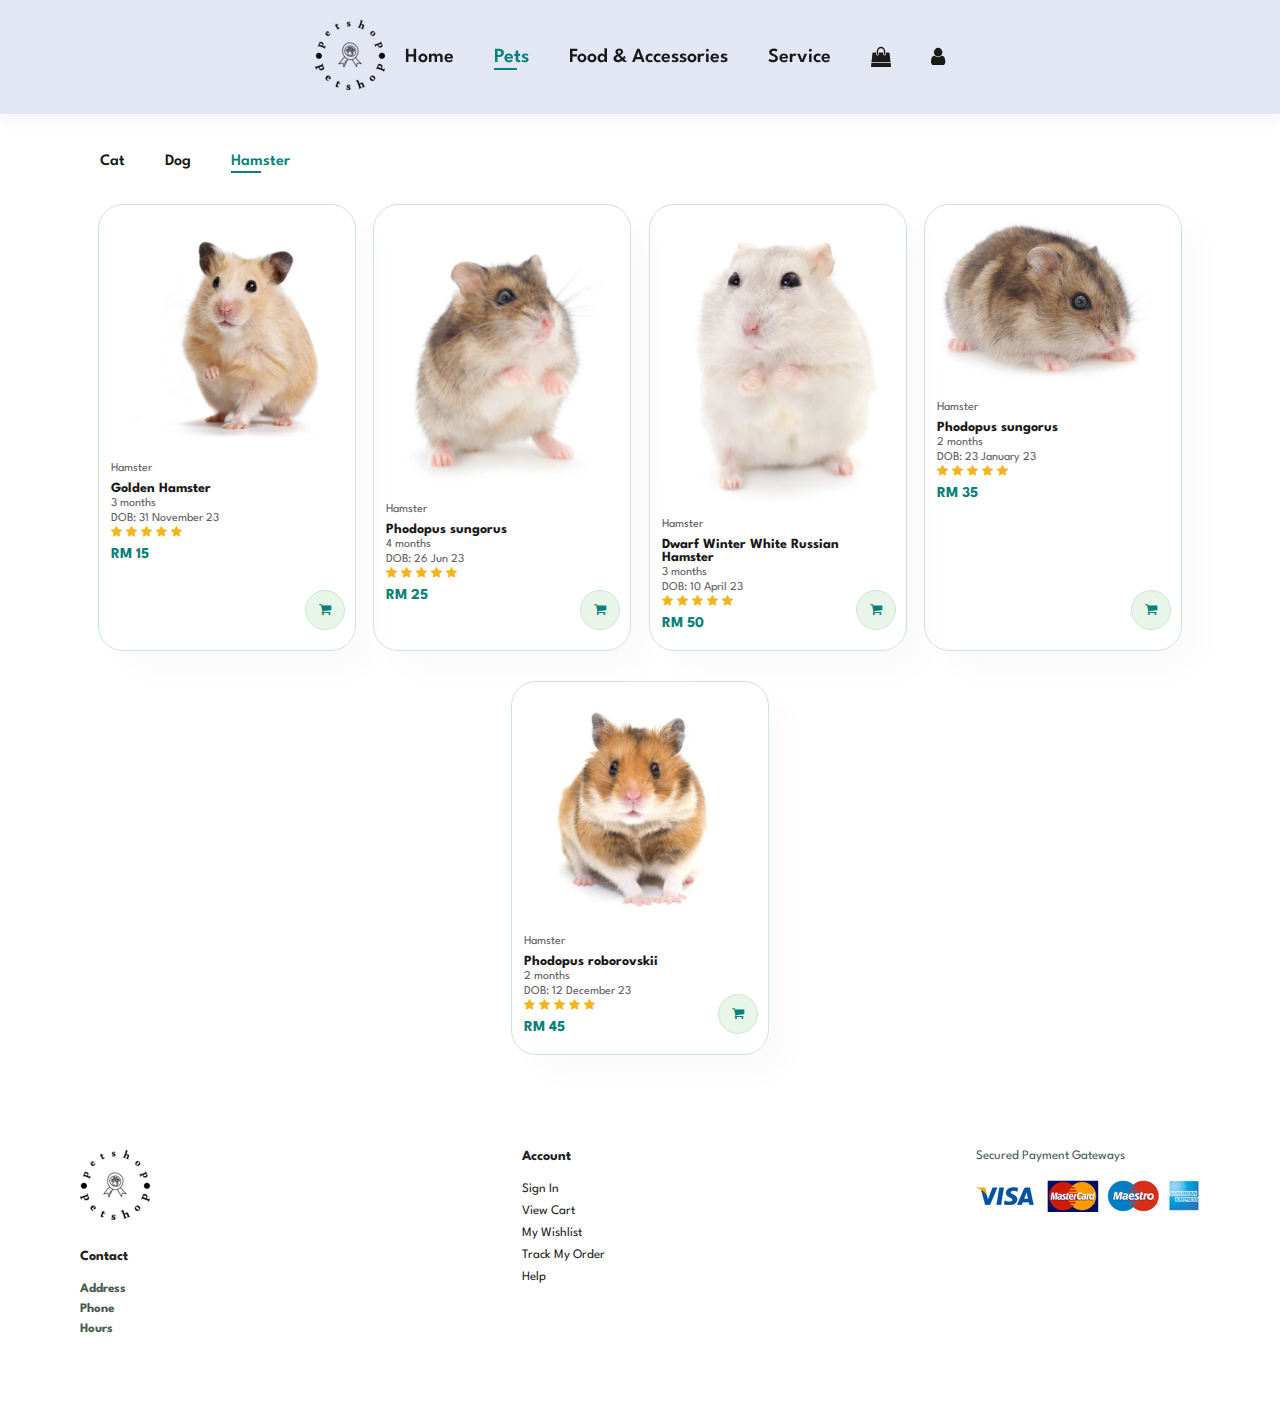
<file: hamster.html>
<!DOCTYPE html>
<html lang="en">

<head>
    <meta charset="UTF-8">
    <meta http-equiv="X-UA-Compatible" content="IE=edge">
    <meta name="viewport" content="width=device-width, initial-scale=1.0">
    <title>XinHome | Pet Shop</title>
    <link rel="stylesheet" href="//stackpath.bootstrapcdn.com/font-awesome/4.7.0/css/font-awesome.min.css">
    <link rel="stylesheet" href="style.css">
</head>

<body>
    
    <section id="header">
        <a href="#"><img src="img/logo2.png" class="logo" alt=""></a>

        <div>
            <ul id="navbar">  
                <li><a href="index.html">Home</a></li>
                <li><a class="active" href="pets.html">Pets</a></li>
                <li><a href="food&accessories.html">Food & Accessories</a></li>
                <li><a href="service.php">Service</a></li>
                <li id="lg-bag"><a href="cart.html"><i class="fa fa-shopping-bag"></i></a></li>
                <li ><a href="login.html"><i class="fa fa-user"></i></a></li>
                <a href="#" id="close"><i class="fa fa-times"></i></a>
            </ul>
        </div>

        <div id="mobile">
            <a href="cart.html"><i class="fa fa-shopping-bag"></i></a>
            <i id="bar" class="fa fa-outdent"></i>
        </div>
    </section>

    <section id="product1" class="section-p1">
        <div>
            <ul id="sidebar">  
                <li><a href="pets.html">Cat</a></li>
                <li><a href="dog.html">Dog</a></li>
                <li><a class="active" href="hamster.html">Hamster</a></li>
            </ul>
        </div>

        <div class="pro-container">
            <div class="pro" data-name="Golden Hamster" data-price="15">
                <img src="img/animal/hamster1.png" alt="">
                <div class="des">
                    <span>Hamster</span>
                    <h5>Golden Hamster</h5>
                    <span>3 months</span>
                    <br><span>DOB: 31 November 23</span>
                    <div class="star">
                        <i class="fa fa-star"></i>
                        <i class="fa fa-star"></i>
                        <i class="fa fa-star"></i>
                        <i class="fa fa-star"></i>
                        <i class="fa fa-star"></i>
                    </div>
                    <h4>RM 15</h4>  
                </div>
                <button class="add-to-cart-btn"><i class='fa fa-shopping-cart'></i></button>
            </div>

            <div class="pro" data-name="Phodopus sungorus" data-price="25">
                <img src="img/animal/hamster2.png" alt="">
                <div class="des">
                    <span>Hamster</span>
                    <h5>Phodopus sungorus</h5>
                    <span>4 months</span>
                    <br><span>DOB: 26 Jun 23</span>

                    <div class="star">
                        <i class="fa fa-star"></i>
                        <i class="fa fa-star"></i>
                        <i class="fa fa-star"></i>
                        <i class="fa fa-star"></i>
                        <i class="fa fa-star"></i>
                    </div>
                    <h4>RM 25</h4>  
                </div>
                <button class="add-to-cart-btn"><i class='fa fa-shopping-cart'></i></button>
            </div>

            <div class="pro" data-name="Dwarf Winter White Russian Hamster" data-price="50">
                <img src="img/animal/hamster3.png" alt="">
                <div class="des">
                    <span>Hamster</span>
                    <h5>Dwarf Winter White Russian Hamster</h5>
                    <span>3 months</span>
                    <br><span>DOB: 10 April 23</span>

                    <div class="star">
                        <i class="fa fa-star"></i>
                        <i class="fa fa-star"></i>
                        <i class="fa fa-star"></i>
                        <i class="fa fa-star"></i>
                        <i class="fa fa-star"></i>
                    </div>
                    <h4>RM 50</h4>  
                </div>
                <button class="add-to-cart-btn"><i class='fa fa-shopping-cart'></i></button>
            </div>

            <div class="pro" data-name="Phodopus sungorus 1" data-price="35">
                <img src="img/animal/hamster4.png" alt="">
                <div class="des">
                    <span>Hamster</span>
                    <h5>Phodopus sungorus</h5>
                    <span>2 months</span>
                    <br><span>DOB: 23 January 23</span>

                    <div class="star">
                        <i class="fa fa-star"></i>
                        <i class="fa fa-star"></i>
                        <i class="fa fa-star"></i>
                        <i class="fa fa-star"></i>
                        <i class="fa fa-star"></i>
                    </div>
                    <h4>RM 35</h4>  
                </div>
                <button class="add-to-cart-btn"><i class='fa fa-shopping-cart'></i></button>
            </div>

            <div class="pro" data-name="Phodopus roborovskii" data-price="45">
                <img src="img/animal/hamster5.png" alt="">
                <div class="des">
                    <span>Hamster</span>
                    <h5>Phodopus roborovskii</h5>
                    <span>2 months</span>
                    <br><span>DOB: 12 December 23</span>

                    <div class="star">
                        <i class="fa fa-star"></i>
                        <i class="fa fa-star"></i>
                        <i class="fa fa-star"></i>
                        <i class="fa fa-star"></i>
                        <i class="fa fa-star"></i>
                    </div>
                    <h4>RM 45</h4>  
                </div>
                <button class="add-to-cart-btn"><i class='fa fa-shopping-cart'></i></button>
            </div>
        </div>
    </section>

    <footer class="section-p1">
        <div class="col">
            <img src="img/logo2.png" class="logo" alt="">
            <h4>Contact</h4>
            <p><strong>Address</strong></p>
            <p><strong>Phone</strong></p>
            <p><strong>Hours</strong></p>
        </div>

        <div class="col">
            <h4>Account</h4>
            <a href="#">Sign In</a>
            <a href="#">View Cart</a>
            <a href="#">My Wishlist</a>
            <a href="#">Track My Order</a>
            <a href="#">Help</a>
        </div>

        <div class="col install">
            <p>Secured Payment Gateways</p>
            <img src="img/pay/pay.png" alt="">
        </div>
    </footer>

    <script src="script.js"></script>
</body>

</html>
</file>
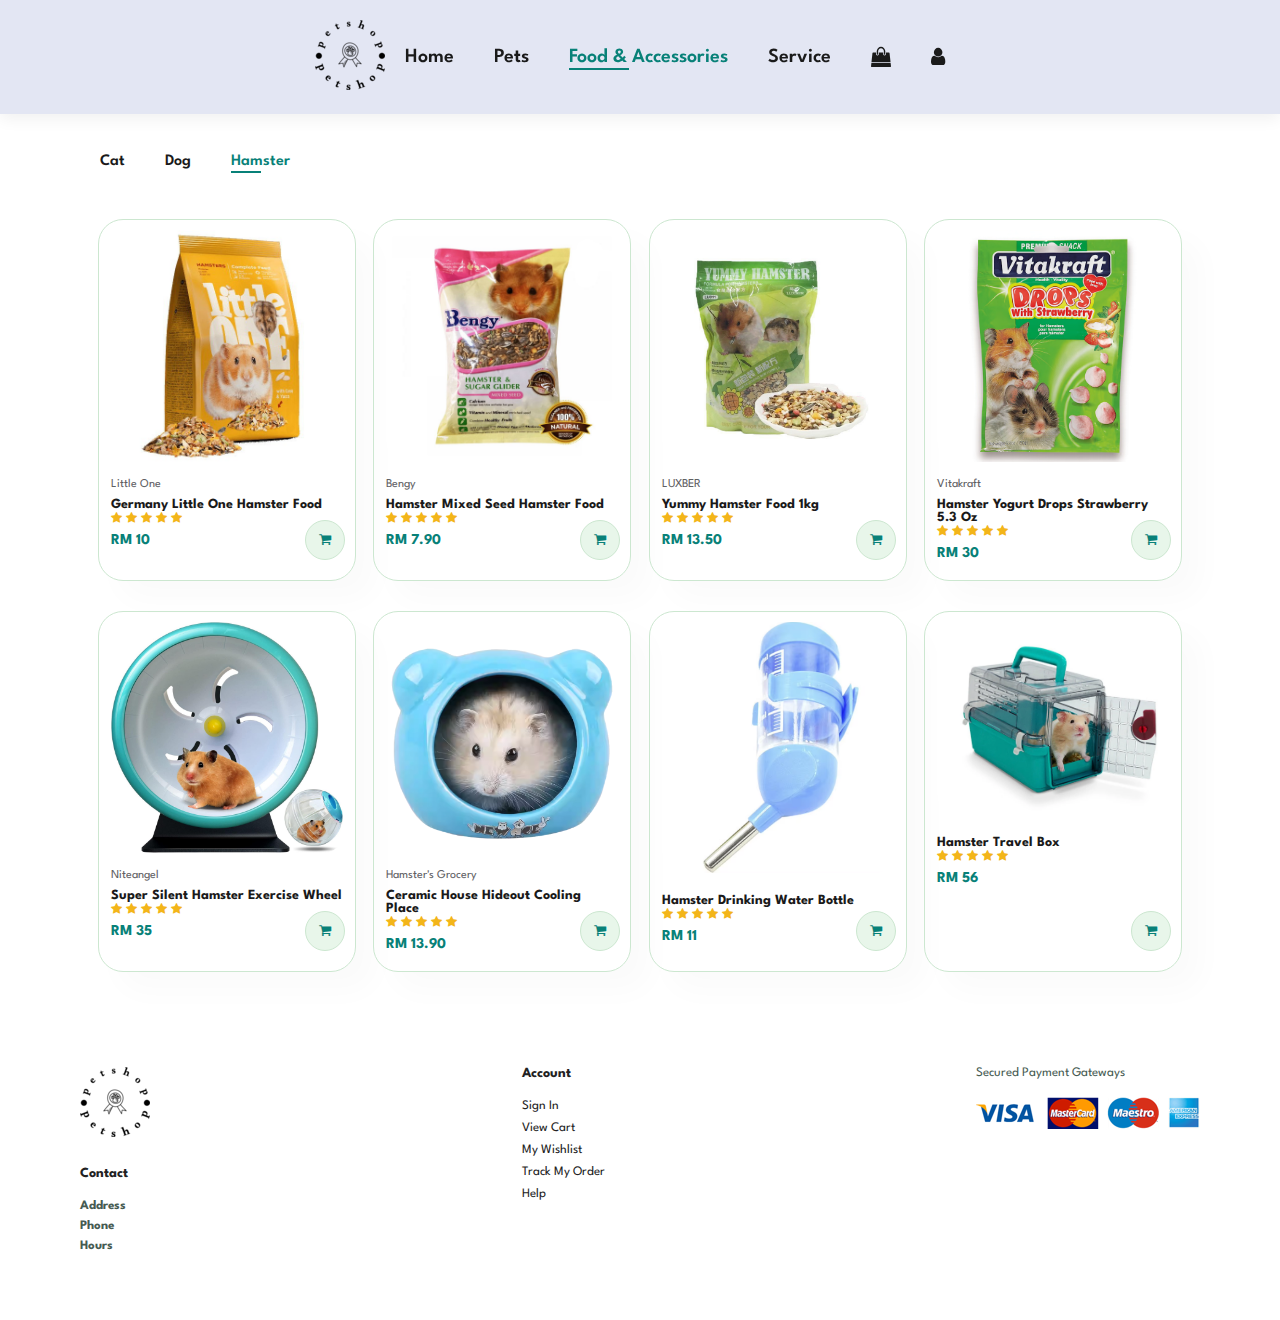
<file: hamsterF&A.html>
<!DOCTYPE html>
<html lang="en">

<head>
    <meta charset="UTF-8">
    <meta http-equiv="X-UA-Compatible" content="IE=edge">
    <meta name="viewport" content="width=device-width, initial-scale=1.0">
    <title>XinHome | Pet Shop</title>
    <link rel="stylesheet" href="//stackpath.bootstrapcdn.com/font-awesome/4.7.0/css/font-awesome.min.css">
    <link rel="stylesheet" href="style.css">
</head>

<body>
    
    <section id="header">
        <a href="#"><img src="img/logo2.png" class="logo" alt=""></a>

        <div>
            <ul id="navbar">  
                <li><a href="index.html">Home</a></li>
                <li><a href="pets.html">Pets</a></li>
                <li><a class="active" href="food&accessories.html">Food & Accessories</a></li>
                <li><a href="service.php">Service</a></li>
                <li id="lg-bag"><a href="cart.html"><i class="fa fa-shopping-bag"></i></a></li>
                <li ><a href="login.html"><i class="fa fa-user"></i></a></li>
                <a href="#" id="close"><i class="fa fa-times"></i></a>
            </ul>
        </div>

        <div id="mobile">
            <a href="cart.html"><i class="fa fa-shopping-bag"></i></a>
            <i id="bar" class="fa fa-outdent"></i>
        </div>
    </section>

    <section id="product1" class="section-p1">
        <div>
            <ul id="sidebar">  
                <li><a href="food&accessories.html">Cat</a></li>
                <li><a href="dogF&A.html">Dog</a></li>
                <li><a class="active" href="hamsterF&A.html">Hamster</a></li>
            </ul>
        </div>
        <br>
        <div class="pro-container">
            <div class="pro" data-name="Germany Little One Hamster Food" data-price="10">
                <img src="img/food & accessories/hamster food.png" alt="">
                <div class="des">
                    <span>Little One</span>
                    <h5>Germany Little One Hamster Food</h5>
                    <div class="star">
                        <i class="fa fa-star"></i>
                        <i class="fa fa-star"></i>
                        <i class="fa fa-star"></i>
                        <i class="fa fa-star"></i>
                        <i class="fa fa-star"></i>
                    </div>
                    <h4>RM 10</h4>  
                </div>
                <button class="add-to-cart-btn"><i class='fa fa-shopping-cart'></i></button>
            </div>

            <div class="pro" data-name="Hamster Mixed Seed Hamster Food" data-price="7.90">
                <img src="img/food & accessories/hamster food1.png" alt="">
                <div class="des">
                    <span>Bengy</span>
                    <h5>Hamster Mixed Seed Hamster Food</h5>
                    <div class="star">
                        <i class="fa fa-star"></i>
                        <i class="fa fa-star"></i>
                        <i class="fa fa-star"></i>
                        <i class="fa fa-star"></i>
                        <i class="fa fa-star"></i>
                    </div>
                    <h4>RM 7.90</h4>  
                </div>
                <button class="add-to-cart-btn"><i class='fa fa-shopping-cart'></i></button>
            </div>

            <div class="pro" data-name="Yummy Hamster Food 1kg" data-price="13.50">
                <img src="img/food & accessories/hamster food2.png" alt="">
                <div class="des">
                    <span>LUXBER</span>
                    <h5>Yummy Hamster Food 1kg</h5>
                    <div class="star">
                        <i class="fa fa-star"></i>
                        <i class="fa fa-star"></i>
                        <i class="fa fa-star"></i>
                        <i class="fa fa-star"></i>
                        <i class="fa fa-star"></i>
                    </div>
                    <h4>RM 13.50</h4>  
                </div>
                <button class="add-to-cart-btn"><i class='fa fa-shopping-cart'></i></button>
            </div>

            <div class="pro" data-name="Hamster Yogurt Drops Strawberry 5.3 Oz" data-price="30">
                <img src="img/food & accessories/hamster food3.png" alt="">
                <div class="des">
                    <span>Vitakraft</span>
                    <h5>Hamster Yogurt Drops Strawberry 5.3 Oz</h5>
                    <div class="star">
                        <i class="fa fa-star"></i>
                        <i class="fa fa-star"></i>
                        <i class="fa fa-star"></i>
                        <i class="fa fa-star"></i>
                        <i class="fa fa-star"></i>
                    </div>
                    <h4>RM 30</h4>  
                </div>
                <button class="add-to-cart-btn"><i class='fa fa-shopping-cart'></i></button>
            </div>

            <div class="pro" data-name="Super Silent Hamster Exercise Wheel" data-price="35">
                <img src="img/food & accessories/hamster wheel.png" alt="">
                <div class="des">
                    <span>Niteangel</span>
                    <h5>Super Silent Hamster Exercise Wheel</h5>
                    <div class="star">
                        <i class="fa fa-star"></i>
                        <i class="fa fa-star"></i>
                        <i class="fa fa-star"></i>
                        <i class="fa fa-star"></i>
                        <i class="fa fa-star"></i>
                    </div>
                    <h4>RM 35</h4>  
                </div>
                <button class="add-to-cart-btn"><i class='fa fa-shopping-cart'></i></button>
            </div>

            <div class="pro" data-name="Ceramic House Hideout Cooling Place" data-price="13.90">
                <img src="img/food & accessories/hamster toy1.png" alt="">
                <div class="des">
                    <span>Hamster's Grocery</span>
                    <h5>Ceramic House Hideout Cooling Place</h5>
                    <div class="star">
                        <i class="fa fa-star"></i>
                        <i class="fa fa-star"></i>
                        <i class="fa fa-star"></i>
                        <i class="fa fa-star"></i>
                        <i class="fa fa-star"></i>
                    </div>
                    <h4>RM 13.90</h4>  
                </div>
                
                <button class="add-to-cart-btn"><i class='fa fa-shopping-cart'></i></button>
            </div>
            <div class="pro" data-name="Hamster Drinking Water Bottle" data-price="11">
                <img src="img/food & accessories/hamster toy2.png" alt="">
                <div class="des">
                    <h5>Hamster Drinking Water Bottle </h5>
                    <div class="star">
                        <i class="fa fa-star"></i>
                        <i class="fa fa-star"></i>
                        <i class="fa fa-star"></i>
                        <i class="fa fa-star"></i>
                        <i class="fa fa-star"></i>
                    </div>
                    <h4>RM 11</h4>  
                </div>
                <button class="add-to-cart-btn"><i class='fa fa-shopping-cart'></i></button>
            </div>

            <div class="pro" data-name="Hamster Travel Box" data-price="56">
                <img src="img/food & accessories/hamster toy3.png" alt="">
                <div class="des">
                    <h5>Hamster Travel Box</h5>
                    <div class="star">
                        <i class="fa fa-star"></i>
                        <i class="fa fa-star"></i>
                        <i class="fa fa-star"></i>
                        <i class="fa fa-star"></i>
                        <i class="fa fa-star"></i>
                    </div>
                    <h4>RM 56</h4>  
                </div>
                <button class="add-to-cart-btn"><i class='fa fa-shopping-cart'></i></button>
            </div>
        </div>
    </section>

    <footer class="section-p1">
        <div class="col">
            <img src="img/logo2.png" class="logo" alt="">
            <h4>Contact</h4>
            <p><strong>Address</strong></p>
            <p><strong>Phone</strong></p>
            <p><strong>Hours</strong></p>
        </div>

        <div class="col">
            <h4>Account</h4>
            <a href="#">Sign In</a>
            <a href="#">View Cart</a>
            <a href="#">My Wishlist</a>
            <a href="#">Track My Order</a>
            <a href="#">Help</a>
        </div>

        <div class="col install">
            <p>Secured Payment Gateways</p>
            <img src="img/pay/pay.png" alt="">
        </div>
    </footer>

    <script src="script.js"></script>
</body>

</html>
</file>
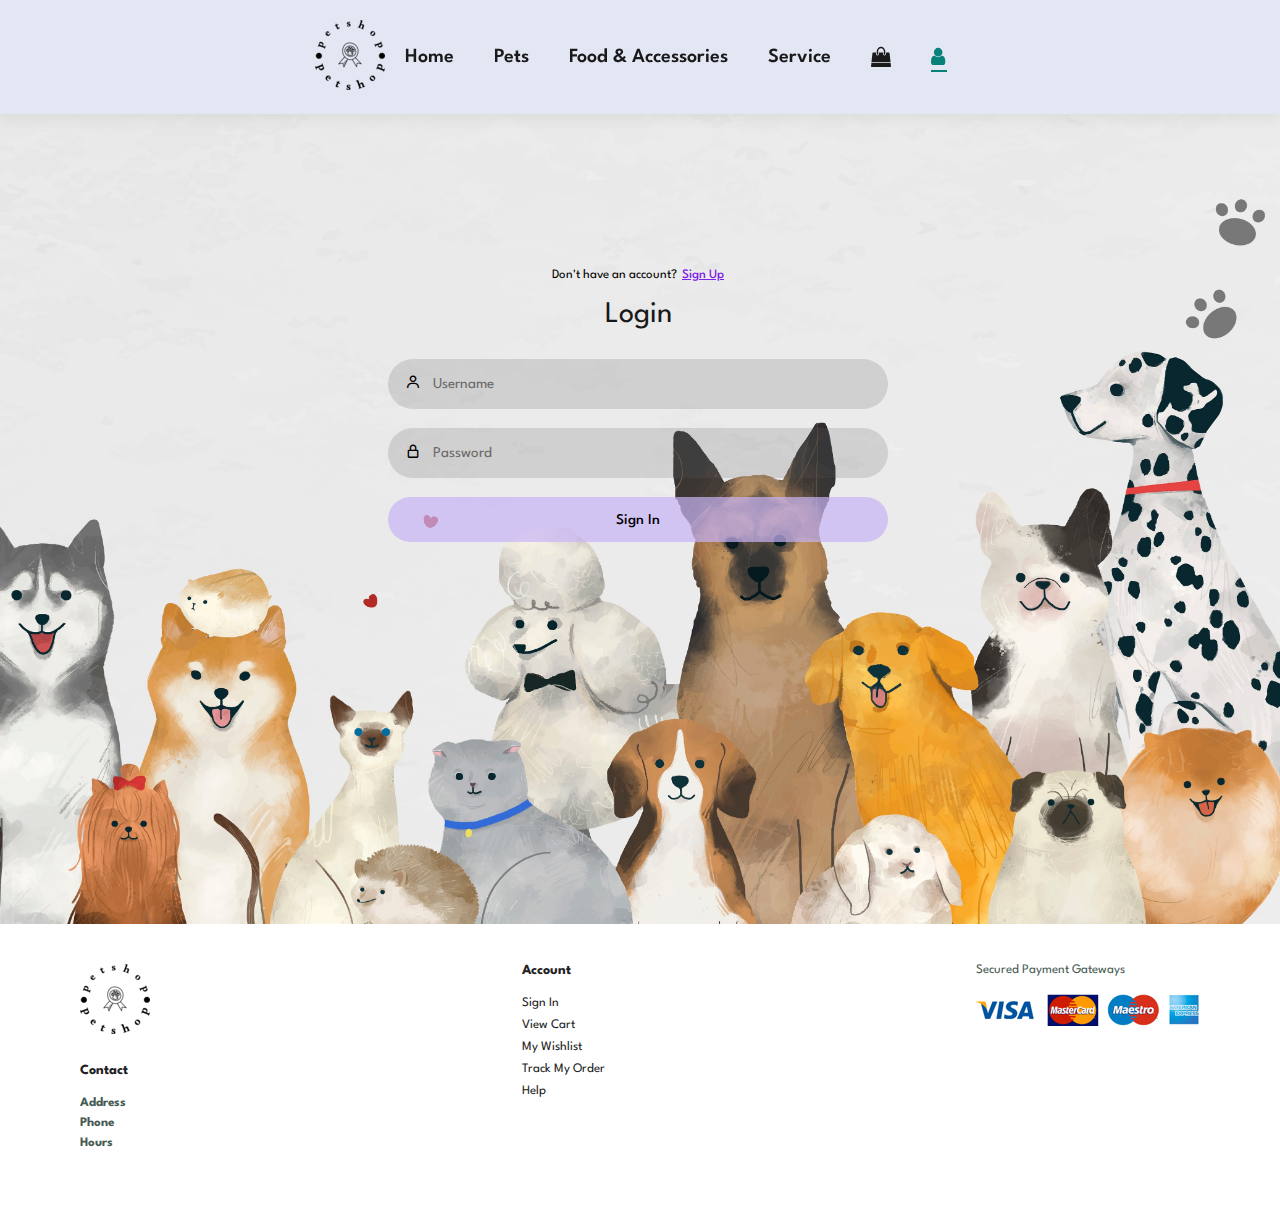
<file: login.html>
<!DOCTYPE html>
<html lang="en">
<head>
    <meta charset="UTF-8">
    <meta name="viewport" content="width=device-width, initial-scale=1.0">
    <title>Login | XinHome Pet Shop</title>
    <link rel="stylesheet" href="//stackpath.bootstrapcdn.com/font-awesome/4.7.0/css/font-awesome.min.css">
    <link rel='stylesheet' href='https://unpkg.com/boxicons@2.1.4/css/boxicons.min.css'>
    <link rel="stylesheet" href="style.css">
</head>
<body>
    <section id="header">
        <a href="#"><img src="img/logo2.png" class="logo" alt=""></a>

        <div>
            <ul id="navbar">  
                <li><a href="index.html">Home</a></li>
                <li><a href="pets.html">Pets</a></li>
                <li><a href="food&accessories.html">Food & Accessories</a></li>
                <li><a href="service.php">Service</a></li>
                <li id="lg-bag"><a href="cart.html"><i class="fa fa-shopping-bag"></i></a></li>
                <li ><a class="active" href="login.html"><i class="fa fa-user"></i></a></li>
                <a href="#" id="close"><i class="fa fa-times"></i></a>
            </ul>
        </div>
        <div id="mobile">
            <a href="cart.html"><i class="fa fa-shopping-bag"></i></a>
            <i id="bar" class="fa fa-outdent"></i>
        </div>
    </section>

    <section id="hero_background">
        <div class="form-box">
            <form method="POST" action="login.php">
                <div class="login-container" id="login">
                    <div class="top">
                        <span>Don't have an account? <a href="#register" onclick="showRegister()">Sign Up</a></span>
                        <header>Login</header>
                    </div>
                    <div class="input-box">
                        <input type="text" class="input-field" name="username" placeholder="Username" required>
                        <i class="bx bx-user"></i>
                    </div>
                    <div class="input-box">
                        <input type="password" class="input-field" name="password" placeholder="Password" required>
                        <i class="bx bx-lock-alt"></i>
                    </div>
                    <div class="input-box">
                        <input type="submit" class="submit" name="login" value="Sign In">
                    </div>
                </div>
            </form>

            <form method="POST" action="register.php">
                <div class="register-container" id="register">
                    <div class="top">
                        <span>Have an account? <a href="#login" onclick="showLogin()">Login</a></span>
                        <header>Sign Up</header>
                    </div>
                    <div class="input-box">
                        <input type="text" class="input-field" name="username" placeholder="Username" required>
                        <i class="bx bx-user"></i>
                    </div>
                    <div class="input-box">
                        <input type="email" class="input-field" name="email" placeholder="Email" required>
                        <i class="bx bx-envelope"></i>
                    </div>
                    <div class="input-box">
                        <input type="text" class="input-field" name="address" placeholder="Address" required>
                        <i class="bx bx-map"></i>
                    </div>
                    <div class="input-box">
                        <input type="text" class="input-field" name="phoneNumber" placeholder="Phone Number" required>
                        <i class="bx bx-phone"></i>
                    </div>
                    <div class="input-box">
                        <input type="password" class="input-field" name="password" placeholder="Password" required>
                        <i class="bx bx-lock-alt"></i>
                    </div>
                    <div class="input-box">
                        <input type="submit" class="submit" name="register" value="Register">
                    </div>
                </div>
            </form>
        </div>
    </section>

    <footer class="section-p1">
        <div class="col">
            <img src="img/logo2.png" class="logo" alt="">
            <h4>Contact</h4>
            <p><strong>Address</strong></p>
            <p><strong>Phone</strong></p>
            <p><strong>Hours</strong></p>
        </div>

        <div class="col">
            <h4>Account</h4>
            <a href="#">Sign In</a>
            <a href="#">View Cart</a>
            <a href="#">My Wishlist</a>
            <a href="#">Track My Order</a>
            <a href="#">Help</a>
        </div>

        <div class="col install">
            <p>Secured Payment Gateways</p>
            <img src="img/pay/pay.png" alt="">
        </div>
    </footer>

    <script src="script.js"></script>
    
</body>
</html>
</file>
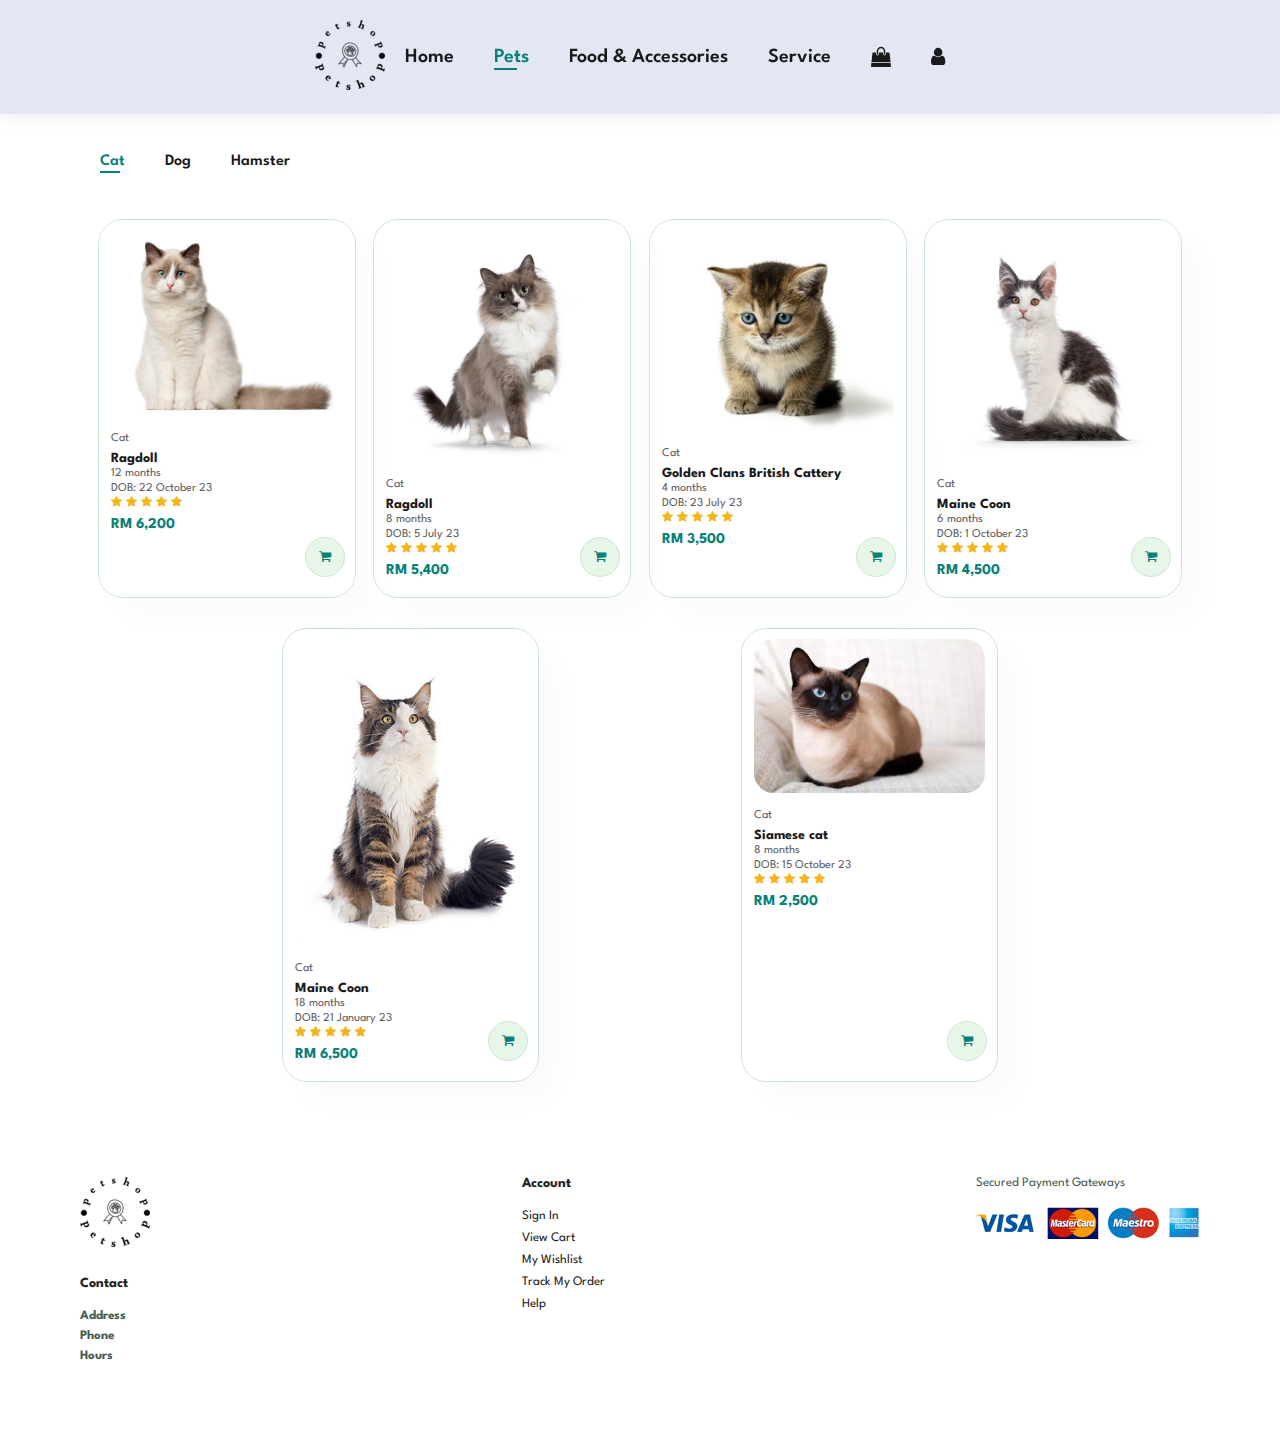
<file: pets.html>
<!DOCTYPE html>
<html lang="en">

<head>
    <meta charset="UTF-8">
    <meta http-equiv="X-UA-Compatible" content="IE=edge">
    <meta name="viewport" content="width=device-width, initial-scale=1.0">
    <title>XinHome | Pet Shop</title>
    <link rel="stylesheet" href="//stackpath.bootstrapcdn.com/font-awesome/4.7.0/css/font-awesome.min.css">
    <link rel="stylesheet" href="style.css">
</head>

<body>
    
    <section id="header">
        <a href="#"><img src="img/logo2.png" class="logo" alt=""></a>

        <div>
            <ul id="navbar">  
                <li><a href="index.html">Home</a></li>
                <li><a class="active" href="pets.html">Pets</a></li>
                <li><a href="food&accessories.html">Food & Accessories</a></li>
                <li><a href="service.php">Service</a></li>
                <li id="lg-bag"><a href="cart.html"><i class="fa fa-shopping-bag"></i></a></li>
                <li ><a href="login.html"><i class="fa fa-user"></i></a></li>
                <a href="#" id="close"><i class="fa fa-times"></i></a>
            </ul>
        </div>

        <div id="mobile">
            <a href="cart.html"><i class="fa fa-shopping-bag"></i></a>
            <i id="bar" class="fa fa-outdent"></i>
        </div>
    </section>

    <section id="product1" class="section-p1">
        <div>
            <ul id="sidebar">  
                <li><a class="active" href="pets.html">Cat</a></li>
                <li><a href="dog.html">Dog</a></li>
                <li><a href="hamster.html">Hamster</a></li>
            </ul>
        </div>
        <br>
        <!-- Product List -->
        <div class="pro-container">
            <div class="pro" data-name="Ragdoll" data-price="6200">
                <img src="img/animal/buou1.jpg" alt="">
                <div class="des">
                    <span>Cat</span>
                    <h5>Ragdoll</h5>
                    <span>12 months</span>
                    <br><span>DOB: 22 October 23</span>
                    <div class="star">
                        <i class="fa fa-star"></i>
                        <i class="fa fa-star"></i>
                        <i class="fa fa-star"></i>
                        <i class="fa fa-star"></i>
                        <i class="fa fa-star"></i>
                    </div>
                    <h4>RM 6,200</h4>  
                </div>
                <button class="add-to-cart-btn"><i class='fa fa-shopping-cart'></i></button>
            </div>

            <div class="pro" data-name="Ragdoll 1" data-price="5400">
                <img src="img/animal/buou2.jpg" alt="">
                <div class="des">
                    <span>Cat</span>
                    <h5>Ragdoll</h5>
                    <span>8 months</span>
                    <br><span>DOB: 5 July 23</span>
                    <div class="star">
                        <i class="fa fa-star"></i>
                        <i class="fa fa-star"></i>
                        <i class="fa fa-star"></i>
                        <i class="fa fa-star"></i>
                        <i class="fa fa-star"></i>
                    </div>
                    <h4>RM 5,400</h4>  
                </div>
                <button class="add-to-cart-btn"><i class="fa fa-shopping-cart cart"></i></button>
            </div>

            <div class="pro" data-name="Golden Clans British Cattery" data-price="3500">
                <img src="img/animal/jinjianceng1.png" alt="">
                <div class="des">
                    <span>Cat</span>
                    <h5>Golden Clans British Cattery</h5>
                    <span>4 months</span>
                    <br><span>DOB: 23 July 23</span>
                    <div class="star">
                        <i class="fa fa-star"></i>
                        <i class="fa fa-star"></i>
                        <i class="fa fa-star"></i>
                        <i class="fa fa-star"></i>
                        <i class="fa fa-star"></i>
                    </div>
                    <h4>RM 3,500</h4>  
                </div>
                <button class="add-to-cart-btn"><i class="fa fa-shopping-cart cart"></i></button>
            </div>
            
            <div class="pro" data-name="Maine Coon" data-price="4500">
                <img src="img/animal/mianyin1.jpg" alt="">
                <div class="des">
                    <span>Cat</span>
                    <h5>Maine Coon</h5>
                    <span>6 months</span>
                    <br><span>DOB: 1 October 23</span>
                    <div class="star">
                        <i class="fa fa-star"></i>
                        <i class="fa fa-star"></i>
                        <i class="fa fa-star"></i>
                        <i class="fa fa-star"></i>
                        <i class="fa fa-star"></i>
                    </div>
                    <h4>RM 4,500</h4>  
                </div>
                <button class="add-to-cart-btn"><i class="fa fa-shopping-cart cart"></i></button>
            </div>

            <div class="pro" data-name="Maine Coon 1" data-price="6500">
                <img src="img/animal/mianyin2.jpg" alt="">
                <div class="des">
                    <span>Cat</span>
                    <h5>Maine Coon</h5>
                    <span>18 months</span>
                    <br><span>DOB: 21 January 23</span>
                    <div class="star">
                        <i class="fa fa-star"></i>
                        <i class="fa fa-star"></i>
                        <i class="fa fa-star"></i>
                        <i class="fa fa-star"></i>
                        <i class="fa fa-star"></i>
                    </div>
                    <h4>RM 6,500</h4>  
                </div>
                <button class="add-to-cart-btn"><i class="fa fa-shopping-cart cart"></i></button>
            </div>

            <div class="pro" data-name="Siamese cat" data-price="2500">
                <img src="img/animal/xianluo1.jpg" alt="">
                <div class="des">
                    <span>Cat</span>
                    <h5>Siamese cat</h5>
                    <span>8 months</span>
                    <br><span>DOB: 15 October 23</span>
                    <div class="star">
                        <i class="fa fa-star"></i>
                        <i class="fa fa-star"></i>
                        <i class="fa fa-star"></i>
                        <i class="fa fa-star"></i>
                        <i class="fa fa-star"></i>
                    </div>
                    <h4>RM 2,500</h4>  
                </div>
                <button class="add-to-cart-btn"><i class="fa fa-shopping-cart cart"></i></button>
            </div>


        </div>
    </section>

    <footer class="section-p1">
        <div class="col">
            <img src="img/logo2.png" class="logo" alt="">
            <h4>Contact</h4>
            <p><strong>Address</strong></p>
            <p><strong>Phone</strong></p>
            <p><strong>Hours</strong></p>
        </div>

        <div class="col">
            <h4>Account</h4>
            <a href="#">Sign In</a>
            <a href="#">View Cart</a>
            <a href="#">My Wishlist</a>
            <a href="#">Track My Order</a>
            <a href="#">Help</a>
        </div>

        <div class="col install">
            <p>Secured Payment Gateways</p>
            <img src="img/pay/pay.png" alt="">
        </div>
    </footer>

    <script src="script.js"></script>
</body>
</html>
</file>
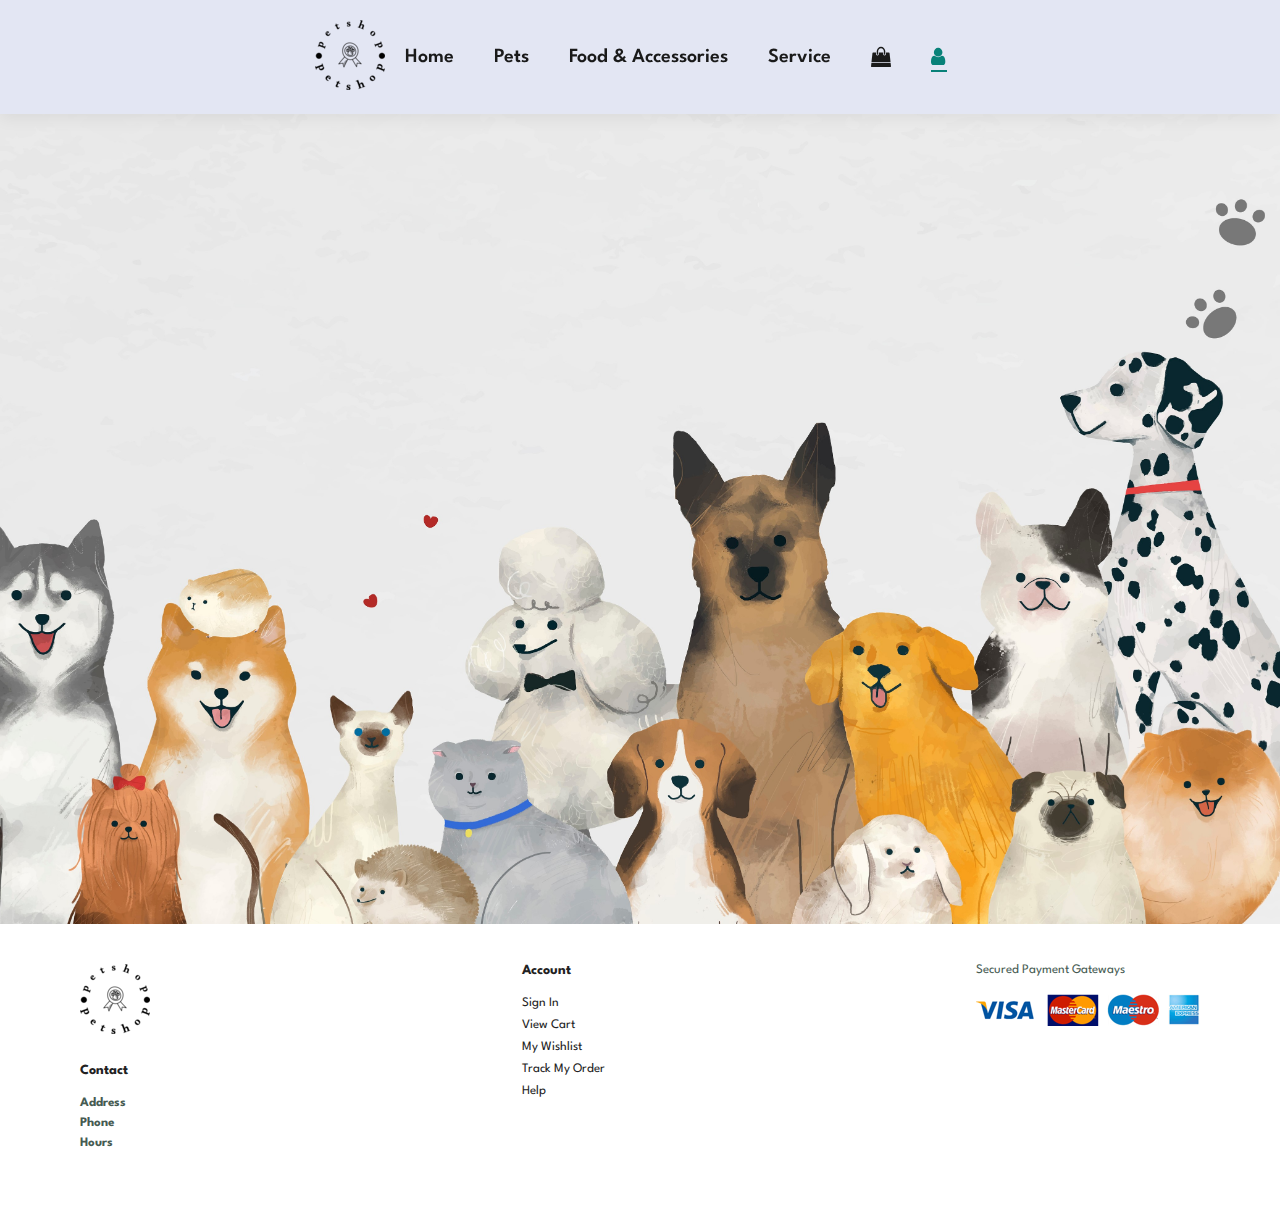
<file: register.html>
<!DOCTYPE html>
<html lang="en">
<head>
    <meta charset="UTF-8">
    <meta name="viewport" content="width=device-width, initial-scale=1.0">
    <title>Register | XinHome Pet Shop</title>
    <link rel="stylesheet" href="//stackpath.bootstrapcdn.com/font-awesome/4.7.0/css/font-awesome.min.css">
    <link rel='stylesheet' href='https://unpkg.com/boxicons@2.1.4/css/boxicons.min.css'>
    <link rel="stylesheet" href="style.css">
</head>
<body>
    <section id="header">
        <a href="#"><img src="img/logo2.png" class="logo" alt=""></a>

        <div>
            <ul id="navbar">  
                <li><a href="index.html">Home</a></li>
                <li><a href="pets.html">Pets</a></li>
                <li><a href="food&accessories.html">Food & Accessories</a></li>
                <li><a href="service.php">Service</a></li>
                <li id="lg-bag"><a href="cart.html"><i class="fa fa-shopping-bag"></i></a></li>
                <li ><a class="active" href="login.html"><i class="fa fa-user"></i></a></li>
                <a href="#" id="close"><i class="fa fa-times"></i></a>
            </ul>
        </div>
        <div id="mobile">
            <a href="cart.html"><i class="fa fa-shopping-bag"></i></a>
            <i id="bar" class="fa fa-outdent"></i>
        </div>
    </section>
    <section id="hero_background">
        <div class="form-box">
            <form method="POST" action="register.php">
                <div class="register-container" id="register" style="display:none;">
                    <div class="top">
                        <span>Have an account? <a href="#" onclick="showLogin()">Login</a></span>
                        <header>Sign Up</header>
                    </div>
                    <div class="input-box">
                        <input type="text" class="input-field" name="username" placeholder="Username" required>
                        <i class="bx bx-user"></i>
                    </div>
                    <div class="input-box">
                        <input type="email" class="input-field" name="email" placeholder="Email" required>
                        <i class="bx bx-envelope"></i>
                    </div>
                    <div class="input-box">
                        <input type="text" class="input-field" name="address" placeholder="Address" required>
                        <i class="bx bx-map"></i>
                    </div>
                    <div class="input-box">
                        <input type="text" class="input-field" name="phoneNumber" placeholder="Phone Number" required>
                        <i class="bx bx-phone"></i>
                    </div>
                    <div class="input-box">
                        <input type="password" class="input-field" name="password" placeholder="Password" required>
                        <i class="bx bx-lock-alt"></i>
                    </div>
                    <div class="input-box">
                        <input type="submit" class="submit" name="register" value="Register">
                    </div>
                </div>
            </form>
        </div>
    </section>

    <footer class="section-p1">
        <div class="col">
            <img src="img/logo2.png" class="logo" alt="">
            <h4>Contact</h4>
            <p><strong>Address</strong></p>
            <p><strong>Phone</strong></p>
            <p><strong>Hours</strong></p>
        </div>

        <div class="col">
            <h4>Account</h4>
            <a href="#">Sign In</a>
            <a href="#">View Cart</a>
            <a href="#">My Wishlist</a>
            <a href="#">Track My Order</a>
            <a href="#">Help</a>
        </div>

        <div class="col install">
            <p>Secured Payment Gateways</p>
            <img src="img/pay/pay.png" alt="">
        </div>
    </footer>

    <script src="script.js"></script>
</body>
</html>
</file>
<file: style.css>
@import url("https://fonts.googleapis.com/css2?family=Spartan:wght@100;200;300;400;500;600;700;800;900&display=swap");
* {
  margin: 0;
  padding: 0;
  box-sizing: border-box;
  font-family: "Spartan", sans-serif;
}
/* Global Styles */
h1 {
  font-size: 50px;
  line-height: 64px;
  color: #222;
}

h2 {
  font-size: 46px;
  line-height: 54px;
  color: #222;
}

h4 {
  font-size: 20px;
  color: #222;
}

h6 {
  font-weight: 700;
  font-size: 12px;
}

p {
  font-size: 16px;
  color: #465b52;
  margin: 15px 0 20px 0;
}

.section-p1 { /*距离*/
  padding: 40px 80px;
}

.section-m1 {
  margin: 40px 0;
}

button.normal{
  font-size: 14px;
  font-weight: 600;
  padding: 15px 30px;
  color: #000;
  background-color: #fff;
  border-radius: 4px;
  cursor: pointer;
  border: none;
  outline: none;
  transition: 0.2s;
}

button.white{
  font-size: 13px;
  font-weight: 600;
  padding: 11px 18px;
  color: #fff;
  background-color: transparent;
  border-radius: 4px;
  cursor: pointer;
  border: 1px solid #fff;
  outline: none;
  transition: 0.2s;
}

body {
  width: 100%;
}


#header{ 
  display: flex;
  align-items: center;
  justify-content: center;
  padding: 20px 80px;
  background: #E3E6F3;
  box-shadow: 0 5px 15px rgba(0, 0, 0, 0.06);
  z-index: 999;
  position: sticky;
  top: 0;
  left: 0;
}

#navbar{ 
  display: flex;
  align-items: center;
  justify-content: center;
}

#navbar li,
#sidebar li{ 
  list-style: none;
  padding: 0 20px;
  position: relative; 
}

#navbar li a{ 
  text-decoration: none;
  font-size: 20px;
  font-weight: 600;
  color: #1a1a1a;
  transition: 0.3s ease;
}

#sidebar{ 
  display: flex;
  align-items: center;
  justify-content: left;
}

#sidebar li a{ 
  text-decoration: none;
  font-weight: 600;
  color: #1a1a1a;
  transition: 0.3s ease;
}

#navbar li a:hover,
#navbar li a.active,
#sidebar li a:hover,
#sidebar li a.active{ 
  color: #088178;
}

#navbar li a.active::after,
#navbar li a:hover::after,
#sidebar li a.active::after,
#sidebar li a:hover::after{ 
content: "";
width: 30%;
height: 2px;
background: #088178;
position: absolute;
bottom: -4px;
left: 20px;
}

#mobile{
  display: none;
  align-items: center;
}

#close{
  display: none;
}


#hero{ 
  background-image: url("img/petbackground.jpg");
  height: 90vh;
  width: 100%;
  background-size: cover;
  background-position: top 25% right 0;
  padding: 0 80px;
  display: flex;
  flex-direction: column;
  align-items: flex-start;
  justify-content: center;
}

#hero_background{ 
  background-image: url("img/login.jpg");
  height: 90vh;
  width: 100%;
  background-size: cover;
  background-position: top 25% right 0;
  padding: 0 80px;
  display: flex;
  flex-direction: column;
  align-items: center;
  justify-content: center;
}

#boarding-form{
  padding: 0 80px;
  display: flex;
  flex-direction: column;
  align-items: center;
  justify-content: center;
}

#hero h4{
  padding-bottom: 15px;
}

#hero h1{
  color: #088178;
}

#hero button{
  background-image: url("img/button.png");
  background-color: transparent;
  color: #edf0f0;
  border: 0;
  padding: 14px 80px 14px 65px;
  background-repeat: no-repeat;
  cursor: pointer;
  font-weight: 700;
  font-size: 15px;
}

#feature{ 
  display: flex;
  align-items: center;
  justify-content: space-between;
  flex-wrap: wrap;
}

#feature .fe-box{ 
  width: 180px;
  text-align: center;
  padding: 25px 15px;
  box-shadow: 20px 20px 24px rgba(0, 0, 0, 0.03);
  border: 1px solid #cce7d0;
  border-radius: 4px;
  margin: 15px 0;
}

#feature .fe-box:hover{ 
  box-shadow: 10px 10px 54px rgba(70, 62, 221, 0.1);
}

#feature .fe-box img{
  width: 100%;
  margin-bottom: 10px;
}

#feature .fe-box h6{ 
  display: inline-block;
  padding: 9px 8px 6px 8px;
  line-height: 1;
  border-radius: 4px;
  color: #088178;
  background-color: #fddde4;
}

#feature .fe-box:nth-child(2) h6{ 
  background-color: #cdebbc;
}

#feature .fe-box:nth-child(3) h6{
  background-color: #d1e8f2;
}

#feature .fe-box:nth-child(4) h6{
  background-color: #cdd4f8;
}

#feature .fe-box:nth-child(5) h6{
  background-color: #f6dbf6;
}

#feature .fe-box:nth-child(6) h6{
  background-color: #fff2e5;
}

#product1{ 
  text-align: center;
}

#product1 .pro-container{
  display: flex;
  justify-content: space-evenly;
  padding-top: 20px;
  flex-wrap: wrap;
}

#product1 .pro{
  width: 23%;
  min-width: 250px;
  padding: 10px 12px;
  border: 1px solid #cce7d0;
  border-radius: 25px;
  cursor: pointer;
  box-shadow: 20px 20px 30px rgba(0, 0, 0, 0.02);
  margin: 15px 0;
  transition: 0.2s ease;
  position: relative;
}

#product1 .pro:hover{
  box-shadow: 20px 20px 30px rgba(0, 0, 0, 0.06);
}

#product1 .pro img{
  width: 100%;
  border-radius: 20px;
}

#product1 .pro .des{
  text-align: start;
  padding: 10px 0;
}

#product1 .pro .des span{
  color: #606063;
  font-size: 12px;
}

#product1 .pro .des h5{
  padding-top: 7px;
  color: #1a1a1a;
  font-size: 14px;
}

#product1 .pro .des i{
  font-size: 12px;
  color: rgb(243, 181, 25);
}

#product1 .pro .des h4{
  padding-top: 7px;
  font-size: 15px;
  font-weight: 700;
  color: #088178;
}

#product1 .pro button{
  width: 40px;
  height: 40px;
  line-height: 40px;
  border-radius: 50px;
  background-color: #e8f6ea;
  font-weight: 500;
  color: #088178;
  border: 1px solid #cce7d0;
  position: absolute;
  bottom: 20px;
  right: 10px;
} 

#pagination{
  text-align: center;
}

#pagination a{
  text-decoration: none;
  background-color: #088178;
  padding: 15px 20px;
  border-radius: 4px;
  color: #fff;
  font-weight: 600;
}

#pagination a i{
  font-size: 16px;
  font-weight: 600;
}

#banner{
  display: flex;
  flex-direction: column;
  justify-content: center;
  align-items: center;
  text-align: center;
  background-image: url("img/banner/b2.jpg");
  width: 100%;
  height: 40vh;
  background-size: cover;
  background-position: center;
}

#banner h4{
  color: #fff;
  font-size: 16px;
}

#banner h2{
  color: #fff;
  font-size: 30px;
  padding: 10px 0;
}

#banner h2 span{
  color: #ef3636;
}

#banner button:hover{
  background: #088178;
  color: #fff;
}

#sm-banner{ 
  display: flex;
  justify-content: space-evenly;
  flex-wrap: wrap;
}

#sm-banner .banner-box{
  display: flex;
  flex-direction: column;
  justify-content: center;
  align-items: center;
  text-align: center;
  background-image: url("img/banner/ad1.jpg");
  min-width: 580px;
  height: 50vh;
  background-size: cover;
  background-position: center;
}

#sm-banner .banner-box2{
  display: flex;
  flex-direction: column;
  justify-content: center;
  align-items: center;
  text-align: center;
  background-image: url("img/banner/ad2.png");
  min-width: 580px;
  height: 50vh;
  background-size: cover;
  background-position: center;
}

#sm-banner h4{
  color: #fff;
  font-size: 20px;
  font-weight: 300;
}

#sm-banner h2{
  color: #fff;
  font-size: 28px;
  font-weight: 800;
}

#sm-banner span{
  color: #fff;
  font-size: 14px;
  font-weight: 500;
}

#sm-banner .banner-box:hover button{
  background: #088178;
  border: 1px solid #088178;
}

footer{
  display: flex;
  flex-wrap: wrap;
  justify-content: space-between;
}

footer .col{
  display: flex;
  flex-direction: column;
  align-items: flex-start;
  margin-bottom: 20px;
}

footer .col .logo{
  margin-bottom: 30px;
}

footer h4{
  font-size: 14px;
  padding-bottom: 20px;
}

footer p{
  font-size: 13px;
  margin: 0 0 8px 0;
}

footer a{
  font-size: 13px;
  text-decoration: none;
  color: #222;
  margin-bottom: 10px;
}

footer .follow{
  margin-top: 20px;
}

footer .follow i{
  color: #465b52;
  padding-right: 4px;
  cursor: pointer;
}

footer .install .row img{
  border: 1px solid #088178;
  border-radius: 6px;
}

footer .install img{
  margin: 10px 0 15px 0;
}

footer .follow i:hover,
footer a:hover{
  color: #088178;
}

footer .copyright{
  width: 100%;
  text-align: center;
}

.form-box{
  position: relative;
  display: flex;
  justify-content: center;
  width: 512px;
  height: 520px;
  overflow: hidden;
  z-index: 2;
}
.login-container{
  position: absolute;
  left: 4px;
  width: 500px;
  display: flex;
  flex-direction: column;
  transition: .5s ease-in-out;
}
.register-container{
  position: absolute;
  right: -520px;
  width: 500px;
  display: flex;
  flex-direction: column;
  transition: .5s ease-in-out;
}
.top span{
  color: #000000;
  font-size: small;
  padding: 10px 0;
  display: flex;
  justify-content: center;
}
.top span a{
  font-weight: 500;
  color: #7f22e9;
  margin-left: 5px;
}
header{
  color: #181818;
  font-size: 30px;
  text-align: center;
  padding: 10px 0 30px 0;
}
.two-forms,
.datetime-forms{
  display: flex;
  gap: 10px;
  justify-content: center;
}
.input-field{
  font-size: 15px;
  background: rgba(104, 102, 102, 0.2);
  color: #000000;
  height: 50px;
  width: 100%;
  padding: 0 10px 0 45px;
  border: none;
  border-radius: 30px;
  outline: none;
  transition: .2s ease;
}
.input-field:hover, .input-field:focus{
  background: rgba(255, 255, 255, 0.25);
}
::-webkit-input-placeholder{
  color: #6b6969;
}
.input-box i{
  position: relative;
  top: -35px;
  left: 17px;
  color: #000000;
}
.submit{
  font-size: 15px;
  font-weight: 500;
  color: black;
  height: 45px;
  width: 100%;
  border: none;
  border-radius: 30px;
  outline: none;
  background: rgba(200, 180, 245, 0.7);
  cursor: pointer;
  transition: .3s ease-in-out;
}
.submit:hover{
  background: rgba(200, 180, 245, 0.7);
  box-shadow: 1px 5px 7px 1px rgba(0, 0, 0, 0.2);
}

#banner_service{
  display: flex;
  flex-direction: column;
  justify-content: center;
  align-items: center;
  text-align: center;
  background-image: url("img/banner/cat.png");
  width: 100%;
  height: 50vh;
  background-size: cover;
  background-position: center;
}

#banner_service2{
  display: flex;
  flex-direction: column;
  justify-content: center;
  align-items: center;
  text-align: center;
  background-image: url("img/banner/dog.png");
  width: 100%;
  height: 50vh;
  background-size: cover;
  background-position: center;
}

#banner_service3{
  display: flex;
  flex-direction: column;
  justify-content: center;
  align-items: center;
  text-align: center;
  background-image: url("img/banner/hamster.png");
  width: 100%;
  height: 50vh;
  background-size: cover;
  background-position: center;
}

.boarding-box{
  position: relative;
  display: flex;
  justify-content: center;
  width: 612px;
  height: 920px;
  overflow: hidden;
  z-index: 2;
}
.booking-container{
  position: absolute;
  left: 4px;
  width: 600px;
  display: flex;
  flex-direction: column;
  transition: .5s ease-in-out;
}









@media(max-width: 799px){

  .section-p1 {
    padding: 40px 40px;
  }

  #header{
    justify-content: space-between;
  }

  #navbar {
    display: flex;
    flex-direction: column;
    align-items: flex-start;
    justify-content: flex-start;
    position: fixed;
    top: 0;
    right: -300px;
    height: 100vh;
    width: 300px;
    background-color: #E3E6F3;
    box-shadow: 0 40px 60px rgba(0, 0, 0, 0.1);
    padding: 80px 0 0 10px;
    transition: 0.3s;
  }

  #navbar.active{
    right: 0px;
  }

  #navbar li{
    margin-bottom: 25px;
  }

  #mobile{
    display: flex;
    align-items: center;
  }
  
  #mobile i{
    color: #1a1a1a;
    font-size: 24px;
    padding-left: 20px;
  }

  #close{
    display: initial;
    position: absolute;
    top: 30px;
    left: 30px;
    color: #222;
    font-size: 24px;
  }

  #lg-bag{
    display: none;
  }

  #hero {
    height: 90vh;
    padding: 0 80px;
    background-position: top 30% right 30%;
  } 

  #feature {
    justify-content: center;
  }

  #feature .fe-box {
    margin: 15px 15px;
  }

  #product1 .pro-container {
    justify-content: center;
  }

  #product1 .pro {
    margin: 15px;
  }

  #banner {
    height: 20vh;
  }

  #sm-banner .banner-box {
    min-width: 100%;
    height: 30vh;
  }

  .form-box{
      width: 100%;
      height: 500px;
  }
  .register-container, .login-container{
      width: 100%;
      padding: 0 20px;
  }
  .register-container .two-forms{
      flex-direction: column;
      gap: 0;
  }

}
</file>
